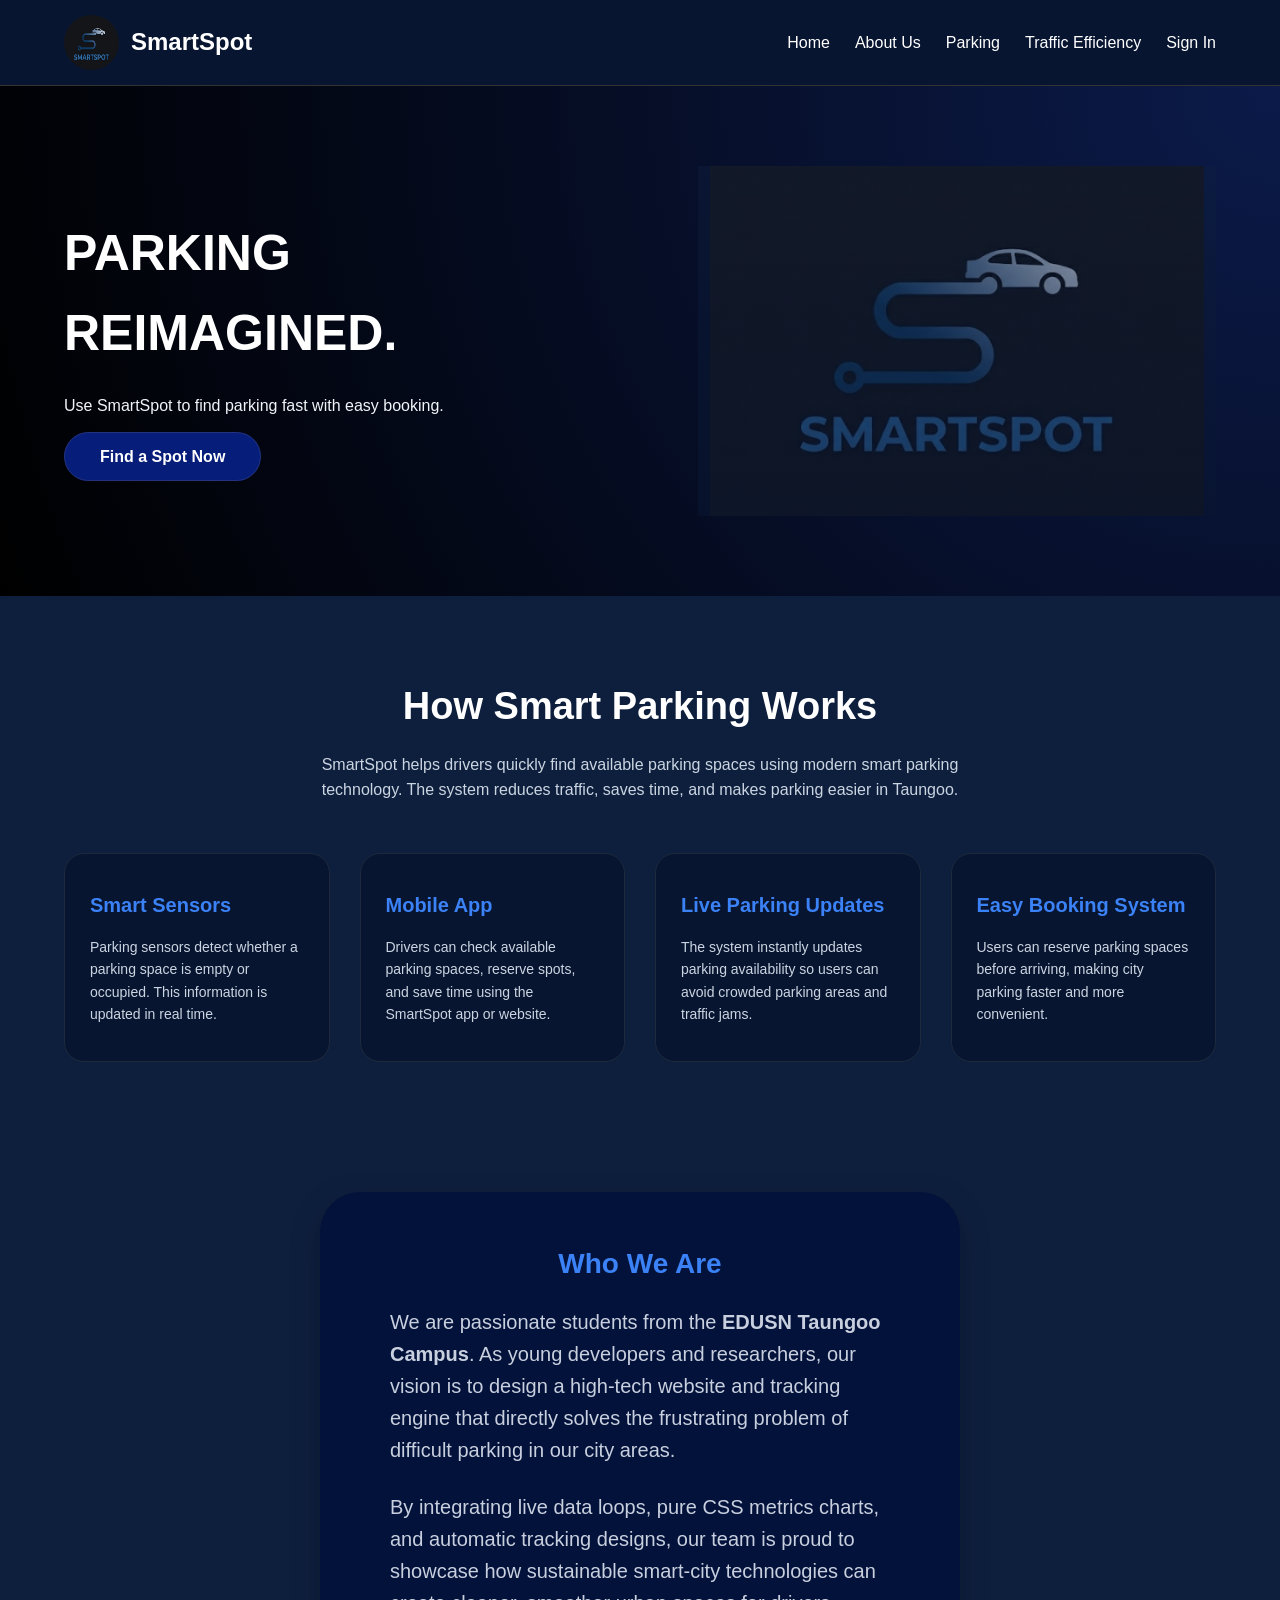
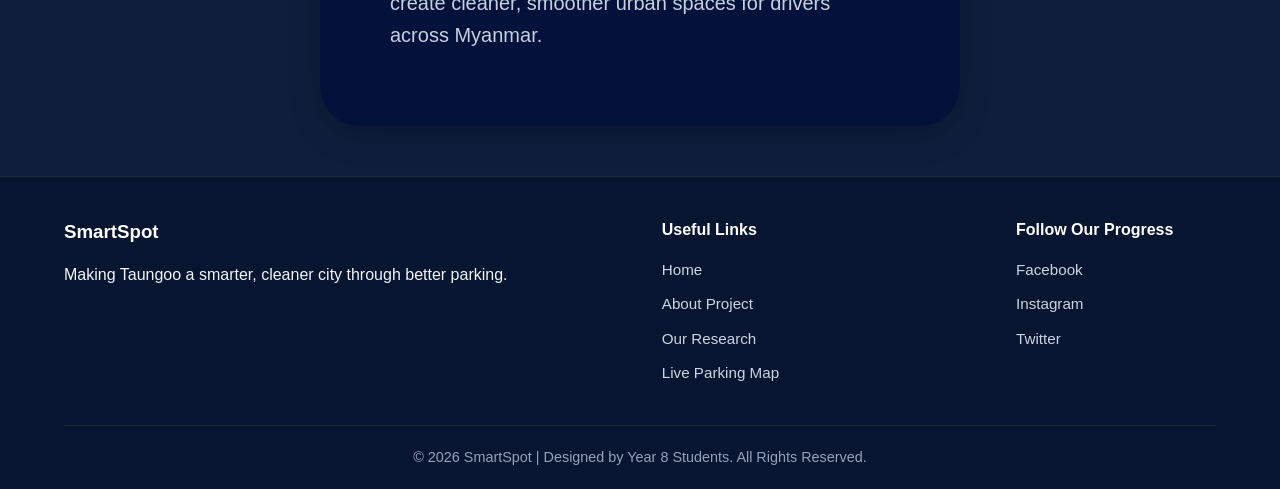
<file: index.html>
<!doctype html>
<html lang="en">
  <head>
    <meta charset="UTF-8" />
    <meta name="viewport" content="width=device-width, initial-scale=1.0" />
    <title>Smartspot | The Smarter Way to Find Your Space</title>
    <link rel="stylesheet" href="pages/style.css" />
    <link
      class="icon"
      rel="icon"
      type="image/x-icon"
      href="../images/favicon.png"
    />
  </head>
  <body>
    <!-- Navbar Starts -->
    <nav class="top-bar">
      <a class="logo-box" href="/index.html">
        <img src="../images/carlogo.png" alt="SmartSpot Logo" />
        <h3>SmartSpot</h3>
      </a>

      <div class="menu">
        <a href="/index.html">Home</a>
        <a href="/pages/aboutus.html">About Us</a>
        <a href="/pages/parking.html">Parking</a>
        <a href="/pages/trafficeffiency.html">Traffic Efficiency</a>
        <a href="/pages/signin.html">Sign In</a>
      </div>
    </nav>
    <!-- Navbar Ends  -->

    <!-- Header Starts -->
    <header class="header-box">
      <div class="header-text">
        <h1>PARKING <br />REIMAGINED.</h1>
        <p>Use SmartSpot to find parking fast with easy booking.</p>
        <br />
        <a href="pages/parking.html" class="main-btn">Find a Spot Now</a>
      </div>
      <div
        class="header-image"
        style="
          width: 45%;
          min-width: 300px;
          height: 350px;
          background:
            linear-gradient(rgba(14, 31, 62, 0.4), rgba(8, 21, 49, 0.6)),
            url(&quot;../images/carlogo.png&quot;);
          background-size: contain;
          background-repeat: no-repeat;
          background-position: center;
        "
      ></div>
    </header>
    <!-- Header Ends -->

    <!-- How it Works Section -->
    <section class="how-smartspot-works">
      <div class="works-container">
        <h2>How Smart Parking Works</h2>
        <p class="works-intro">
          SmartSpot helps drivers quickly find available parking spaces using
          modern smart parking technology. The system reduces traffic, saves
          time, and makes parking easier in Taungoo.
        </p>

        <div class="works-cards">
          <div class="works-card">
            <h3>Smart Sensors</h3>
            <p>
              Parking sensors detect whether a parking space is empty or
              occupied. This information is updated in real time.
            </p>
          </div>

          <div class="works-card">
            <h3>Mobile App</h3>
            <p>
              Drivers can check available parking spaces, reserve spots, and
              save time using the SmartSpot app or website.
            </p>
          </div>

          <div class="works-card">
            <h3>Live Parking Updates</h3>
            <p>
              The system instantly updates parking availability so users can
              avoid crowded parking areas and traffic jams.
            </p>
          </div>

          <div class="works-card">
            <h3>Easy Booking System</h3>
            <p>
              Users can reserve parking spaces before arriving, making city
              parking faster and more convenient.
            </p>
          </div>
        </div>
      </div>
    </section>

    <!-- Who We Are Section -->
    <div class="about-box">
      <h3
        style="
          font-size: 28px;
          text-align: center;
          margin-bottom: 20px;
          color: #3b82f6;
        "
      >
        Who We Are
      </h3>
      <p>
        We are passionate students from the
        <strong>EDUSN Taungoo Campus</strong>. As young developers and
        researchers, our vision is to design a high-tech website and tracking
        engine that directly solves the frustrating problem of difficult parking
        in our city areas.
      </p>
      <p>
        By integrating live data loops, pure CSS metrics charts, and automatic
        tracking designs, our team is proud to showcase how sustainable
        smart-city technologies can create cleaner, smoother urban spaces for
        drivers across Myanmar.
      </p>
    </div>

    <!-- Footer Starts -->
    <footer class="footer">
      <div class="footer-container">
        <div class="footer-about">
          <h3>SmartSpot</h3>
          <p>Making Taungoo a smarter, cleaner city through better parking.</p>
        </div>

        <div class="footer-links">
          <h4>Useful Links</h4>
          <ul class="footer_ul">
            <div>
              <a href="index.html">Home</a>
              <a href="pages/aboutus.html">About Project</a>
              <a href="pages/trafficeffiency.html">Our Research</a>
              <a href="pages/parking.html">Live Parking Map</a>
            </div>
          </ul>
        </div>

        <div class="footer-socialmedia">
          <h4>Follow Our Progress</h4>
          <div class="footer_div">
            <a href="#">Facebook</a>
            <a href="#">Instagram</a>
            <a href="#">Twitter</a>
          </div>
        </div>
      </div>
      <div class="footer-bottom">
        <p>
          &copy; 2026 SmartSpot | Designed by Year 8 Students. All Rights
          Reserved.
        </p>
      </div>
    </footer>
  </body>
</html>
</file>
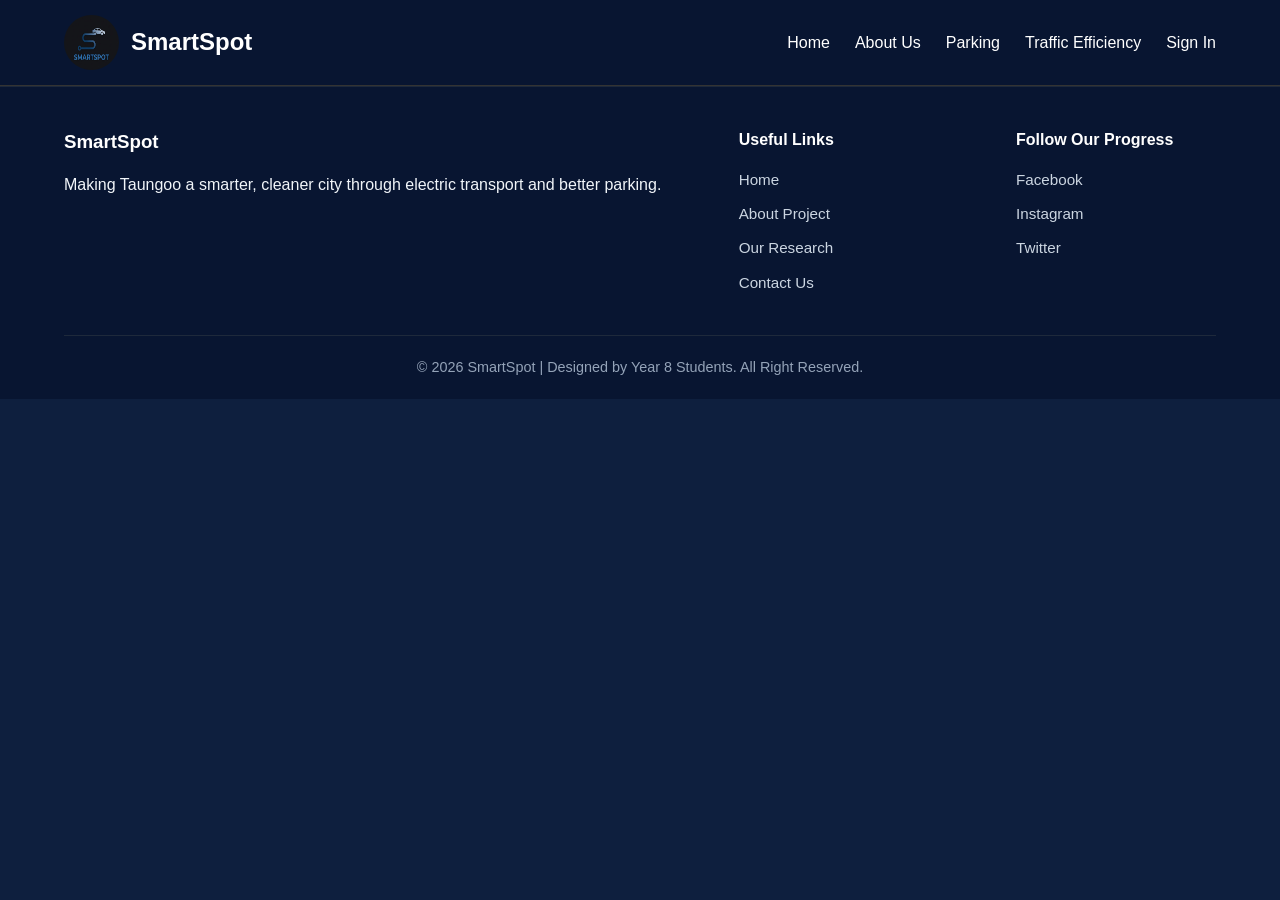
<file: pages/our-research.html>
<!doctype html>
<html lang="en">
  <head>
    <meta charset="UTF-8" />
    <meta name="viewport" content="width=device-width, initial-scale=1.0" />
    <title>Smartspot | The Smarter Way to Find Your Space</title>
    <link rel="stylesheet" href="style.css" />
    <link
      class="icon"
      rel="icon"
      type="image/x-icon"
      href="../images/favicon.png"
    />
  </head>
  <body>
    <!-- Navbar Starts -->
    <nav class="top-bar">
      <a class="logo-box" href="/index.html">
        <img src="../images/carlogo.png" alt="SmartSpot Logo" />
        <h3>SmartSpot</h3>
      </a>
      <div class="menu">
        <a href="/index.html">Home</a>
        <a href="/pages/aboutus.html">About Us</a>
        <a href="/pages/parking.html">Parking</a>
        <a href="/pages/trafficeffiency.html">Traffic Efficiency</a>
        <a href="/pages/signin.html">Sign In</a>
      </div>
    </nav>
    <!-- Navbar Ends  -->

    <!-- Main content starts here -->

    <!-- Main content ends here -->

    <footer class="footer">
      <div class="footer-container">
        <div class="footer-about">
          <h3>SmartSpot</h3>
          <p>
            Making Taungoo a smarter, cleaner city through electric transport
            and better parking.
          </p>
        </div>

        <div class="footer-links">
          <h4>Useful Links</h4>
          <ul class="footer_ul">
            <div>
              <a href="/pages/index.html">Home</a>
              <a href="/pages/aboutus.html">About Project</a>
              <a href="/pages/our-research.html">Our Research</a>
              <a href="/pages/contact.html">Contact Us</a>
            </div>
          </ul>
        </div>

        <div class="footer-socialmedia">
          <h4>Follow Our Progress</h4>
          <div class="footer_div">
            <a href="#">Facebook</a>
            <a href="#">Instagram</a>
            <a href="#">Twitter</a>
          </div>
        </div>
      </div>
      <div class="footer-bottom">
        <p>
          &copy; 2026 SmartSpot | Designed by Year 8 Students. All Right
          Reserved.
        </p>
      </div>
    </footer>
  </body>
</html>
</file>
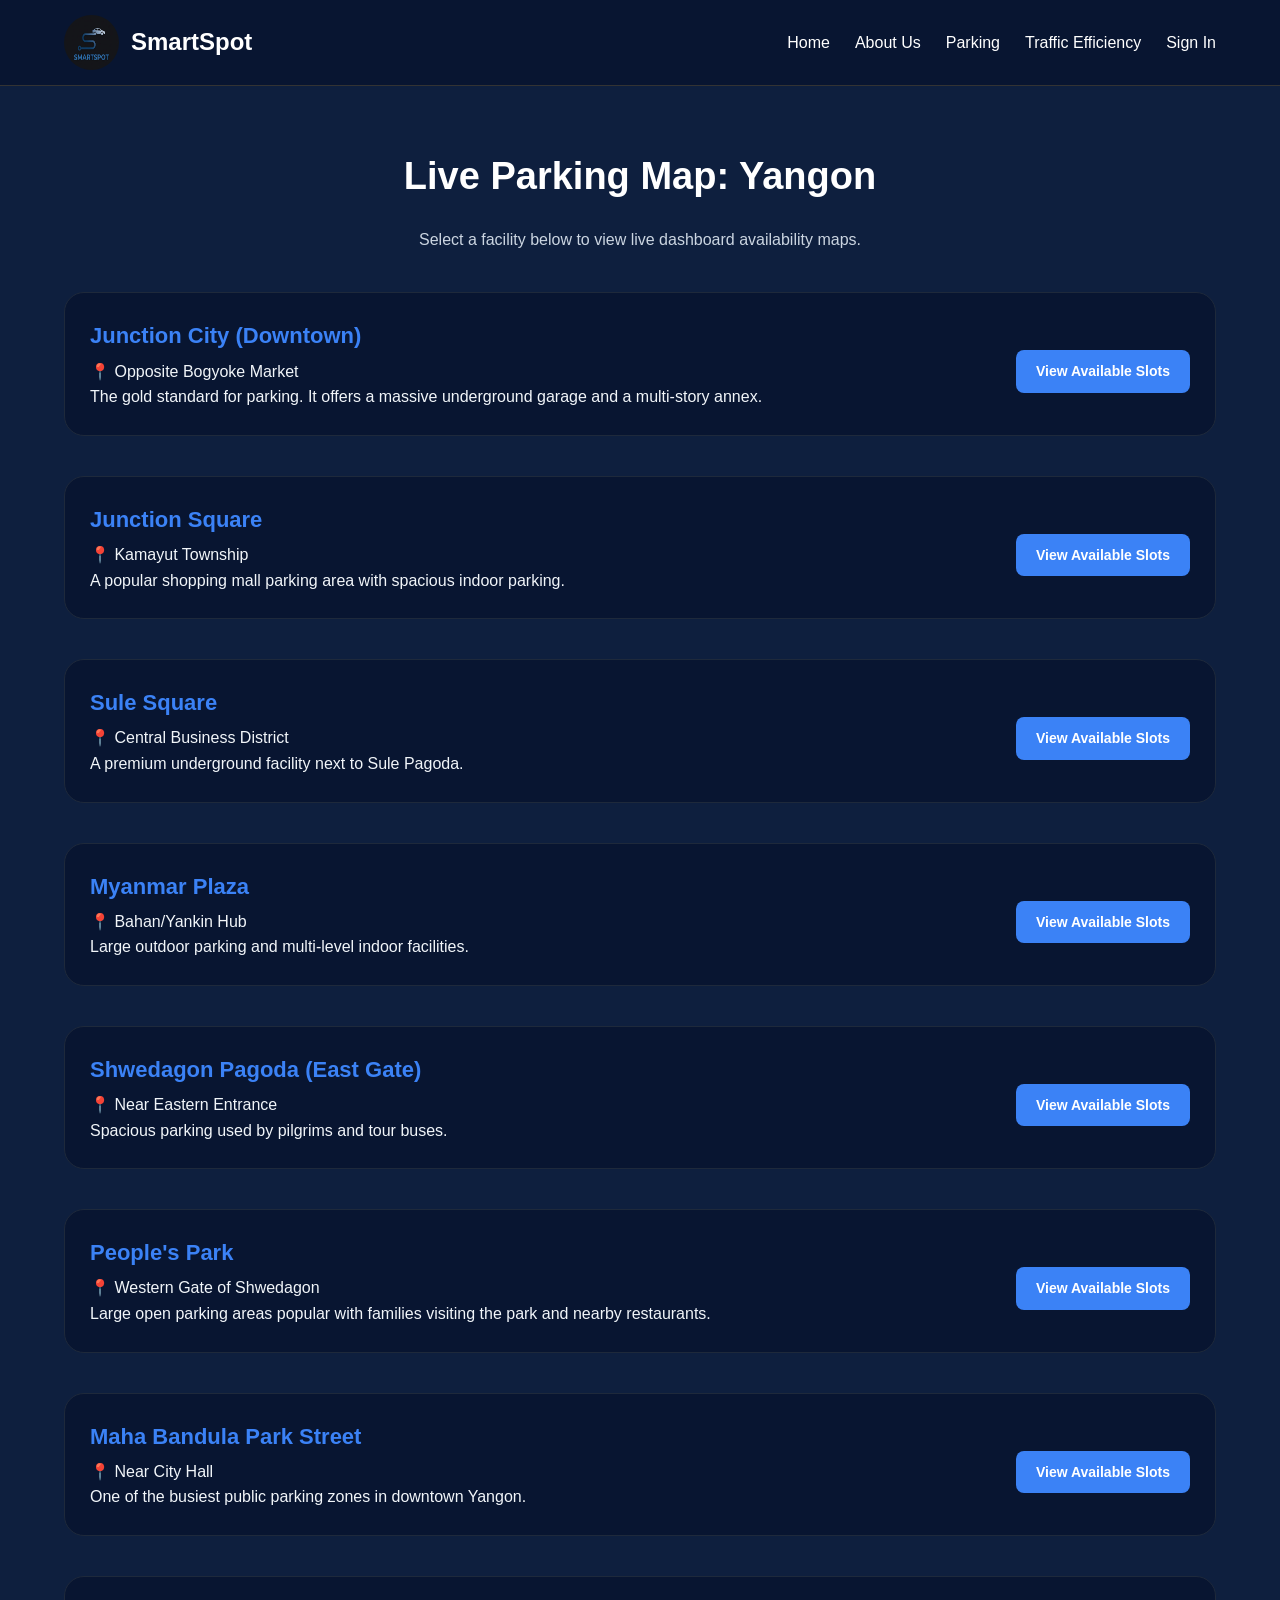
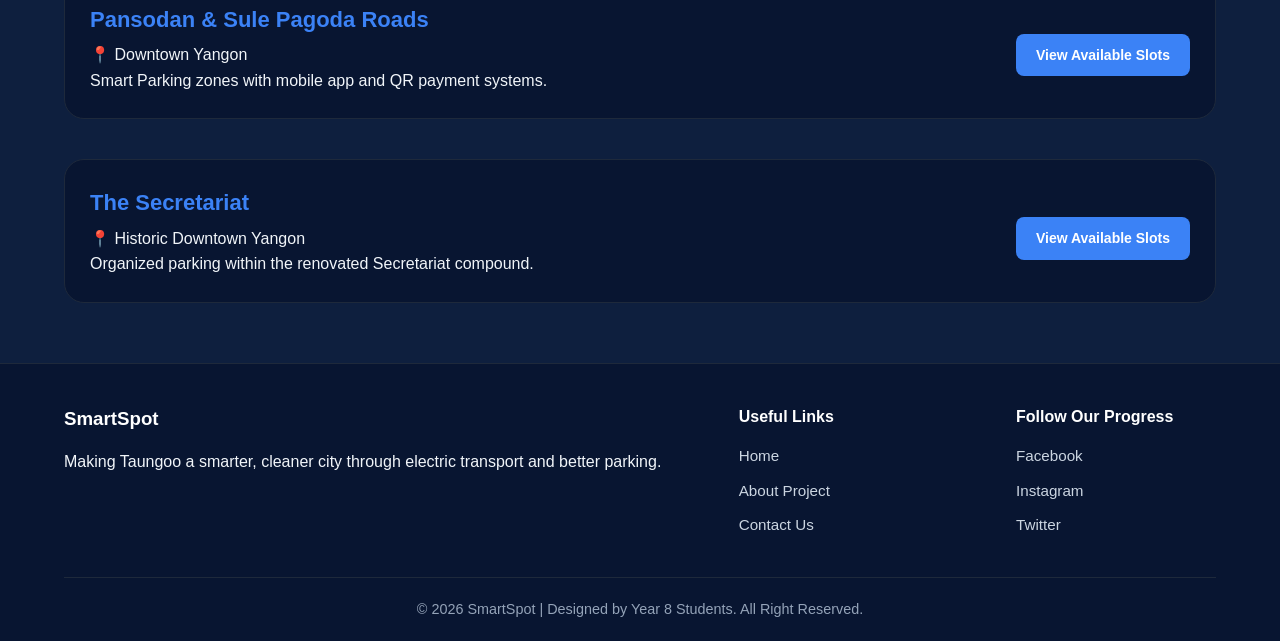
<file: pages/parking.html>
<!doctype html>
<html lang="en">
  <head>
    <meta charset="UTF-8" />
    <meta name="viewport" content="width=device-width, initial-scale=1.0" />
    <title>Smartspot | Choose Location</title>
    <link rel="stylesheet" href="style.css" />
    <link
      class="icon"
      rel="icon"
      type="image/x-icon"
      href="../images/favicon.png"
    />
  </head>
  <body>
    <!-- Navbar Starts -->
    <nav class="top-bar">
      <a class="logo-box" href="/index.html">
        <img src="../images/carlogo.png" alt="SmartSpot Logo" />
        <h3>SmartSpot</h3>
      </a>

      <div class="menu">
        <a href="/index.html">Home</a>
        <a href="/pages/aboutus.html">About Us</a>
        <a href="/pages/parking.html">Parking</a>
        <a href="/pages/trafficeffiency.html">Traffic Efficiency</a>
        <a href="/pages/signin.html">Sign In</a>
      </div>
    </nav>
    <!-- Navbar Ends  -->

    <main class="content-area">
      <div class="header-text" style="text-align: center; margin-bottom: 40px">
        <h1 class="title-text" style="font-size: 38px; color: white">
          Live Parking Map: Yangon
        </h1>
        <p style="color: #cbd5e1">
          Select a facility below to view live dashboard availability maps.
        </p>
      </div>

      <div class="parking-container">
        <!-- Location 1: Junction City -->
        <div class="parking-location">
          <div class="location-info">
            <h3>Junction City (Downtown)</h3>
            <p>📍 Opposite Bogyoke Market</p>
            <p>
              The gold standard for parking. It offers a massive underground
              garage and a multi-story annex.
            </p>
          </div>
          <a
            href="parking_slot.html#junction-city"
            class="toggle-slots-btn"
            style="text-decoration: none"
            >View Available Slots</a
          >
        </div>

        <!-- Location 2: Junction Square -->
        <div class="parking-location">
          <div class="location-info">
            <h3>Junction Square</h3>
            <p>📍 Kamayut Township</p>
            <p>
              A popular shopping mall parking area with spacious indoor parking.
            </p>
          </div>
          <a
            href="parking_slot.html#junction-square"
            class="toggle-slots-btn"
            style="text-decoration: none"
            >View Available Slots</a
          >
        </div>

        <!-- Location 3: Sule Square -->
        <div class="parking-location">
          <div class="location-info">
            <h3>Sule Square</h3>
            <p>📍 Central Business District</p>
            <p>A premium underground facility next to Sule Pagoda.</p>
          </div>
          <a
            href="parking_slot.html#sule-square"
            class="toggle-slots-btn"
            style="text-decoration: none"
            >View Available Slots</a
          >
        </div>

        <!-- Location 4: Myanmar Plaza -->
        <div class="parking-location">
          <div class="location-info">
            <h3>Myanmar Plaza</h3>
            <p>📍 Bahan/Yankin Hub</p>
            <p>Large outdoor parking and multi-level indoor facilities.</p>
          </div>
          <a
            href="parking_slot.html#myanmar-plaza"
            class="toggle-slots-btn"
            style="text-decoration: none"
            >View Available Slots</a
          >
        </div>

        <!-- Location 5: Shwedagon Pagoda -->
        <div class="parking-location">
          <div class="location-info">
            <h3>Shwedagon Pagoda (East Gate)</h3>
            <p>📍 Near Eastern Entrance</p>
            <p>Spacious parking used by pilgrims and tour buses.</p>
          </div>
          <a
            href="parking_slot.html#shwedagon"
            class="toggle-slots-btn"
            style="text-decoration: none"
            >View Available Slots</a
          >
        </div>

        <!-- Location 6: People's Park -->
        <div class="parking-location">
          <div class="location-info">
            <h3>People's Park</h3>
            <p>📍 Western Gate of Shwedagon</p>
            <p>
              Large open parking areas popular with families visiting the park
              and nearby restaurants.
            </p>
          </div>
          <a
            href="parking_slot.html#peoples-park"
            class="toggle-slots-btn"
            style="text-decoration: none"
            >View Available Slots</a
          >
        </div>

        <!-- Location 7: Maha Bandula Park Street -->
        <div class="parking-location">
          <div class="location-info">
            <h3>Maha Bandula Park Street</h3>
            <p>📍 Near City Hall</p>
            <p>One of the busiest public parking zones in downtown Yangon.</p>
          </div>
          <a
            href="parking_slot.html#maha-bandula"
            class="toggle-slots-btn"
            style="text-decoration: none"
            >View Available Slots</a
          >
        </div>

        <!-- Location 8: Pansodan & Sule Pagoda Roads -->
        <div class="parking-location">
          <div class="location-info">
            <h3>Pansodan & Sule Pagoda Roads</h3>
            <p>📍 Downtown Yangon</p>
            <p>Smart Parking zones with mobile app and QR payment systems.</p>
          </div>
          <a
            href="parking_slot.html#pansodan"
            class="toggle-slots-btn"
            style="text-decoration: none"
            >View Available Slots</a
          >
        </div>

        <!-- Location 9: The Secretariat -->
        <div class="parking-location">
          <div class="location-info">
            <h3>The Secretariat</h3>
            <p>📍 Historic Downtown Yangon</p>
            <p>Organized parking within the renovated Secretariat compound.</p>
          </div>
          <a
            href="parking_slot.html#secretariat"
            class="toggle-slots-btn"
            style="text-decoration: none"
            >View Available Slots</a
          >
        </div>
      </div>
    </main>

    <footer class="footer">
      <div class="footer-container">
        <div class="footer-about">
          <h3>SmartSpot</h3>
          <p>
            Making Taungoo a smarter, cleaner city through electric transport
            and better parking.
          </p>
        </div>
        <div class="footer-links">
          <h4>Useful Links</h4>
          <ul class="footer_ul">
            <div>
              <a href="index.html">Home</a>
              <a href="aboutus.html">About Project</a>
              <a href="contact.html">Contact Us</a>
            </div>
          </ul>
        </div>
        <div class="footer-socialmedia">
          <h4>Follow Our Progress</h4>
          <div class="footer_div">
            <a href="#">Facebook</a>
            <a href="#">Instagram</a>
            <a href="#">Twitter</a>
          </div>
        </div>
      </div>
      <div class="footer-bottom">
        <p>
          &copy; 2026 SmartSpot | Designed by Year 8 Students. All Right
          Reserved.
        </p>
      </div>
    </footer>
  </body>
</html>
</file>
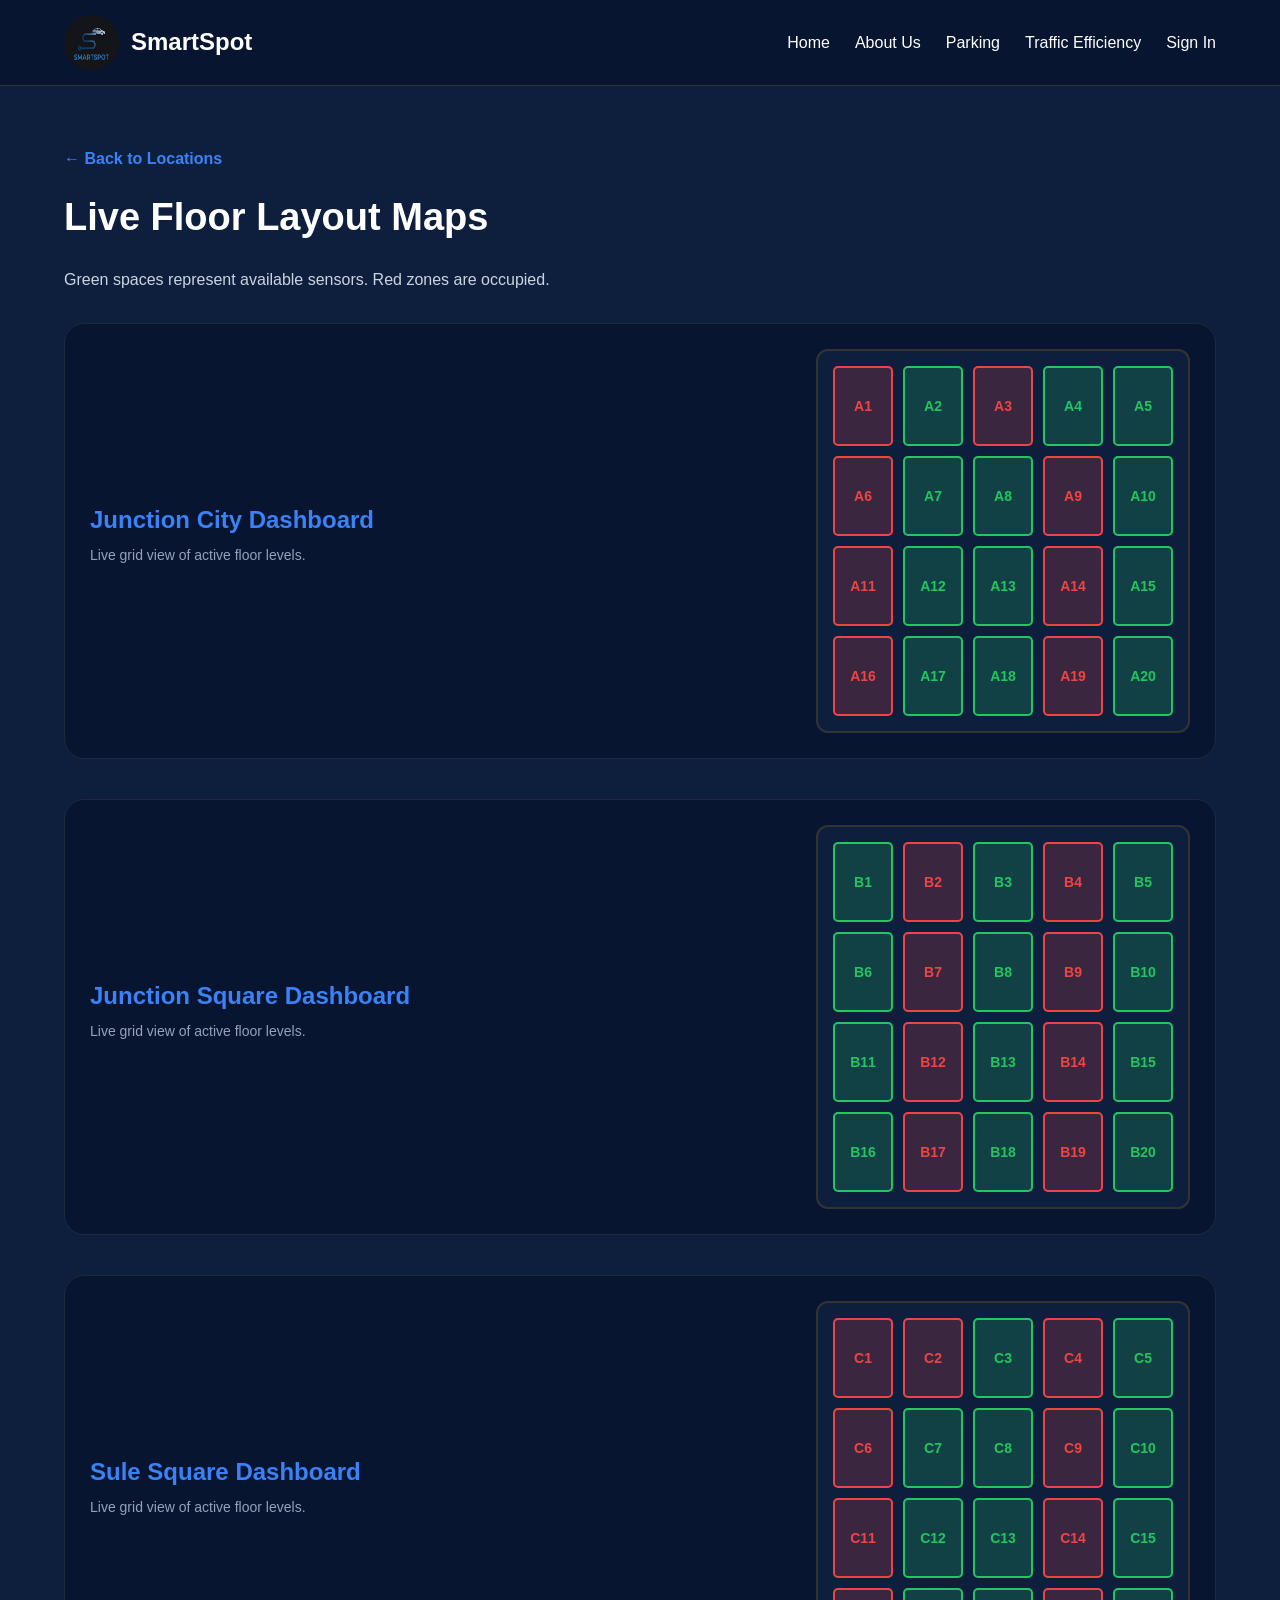
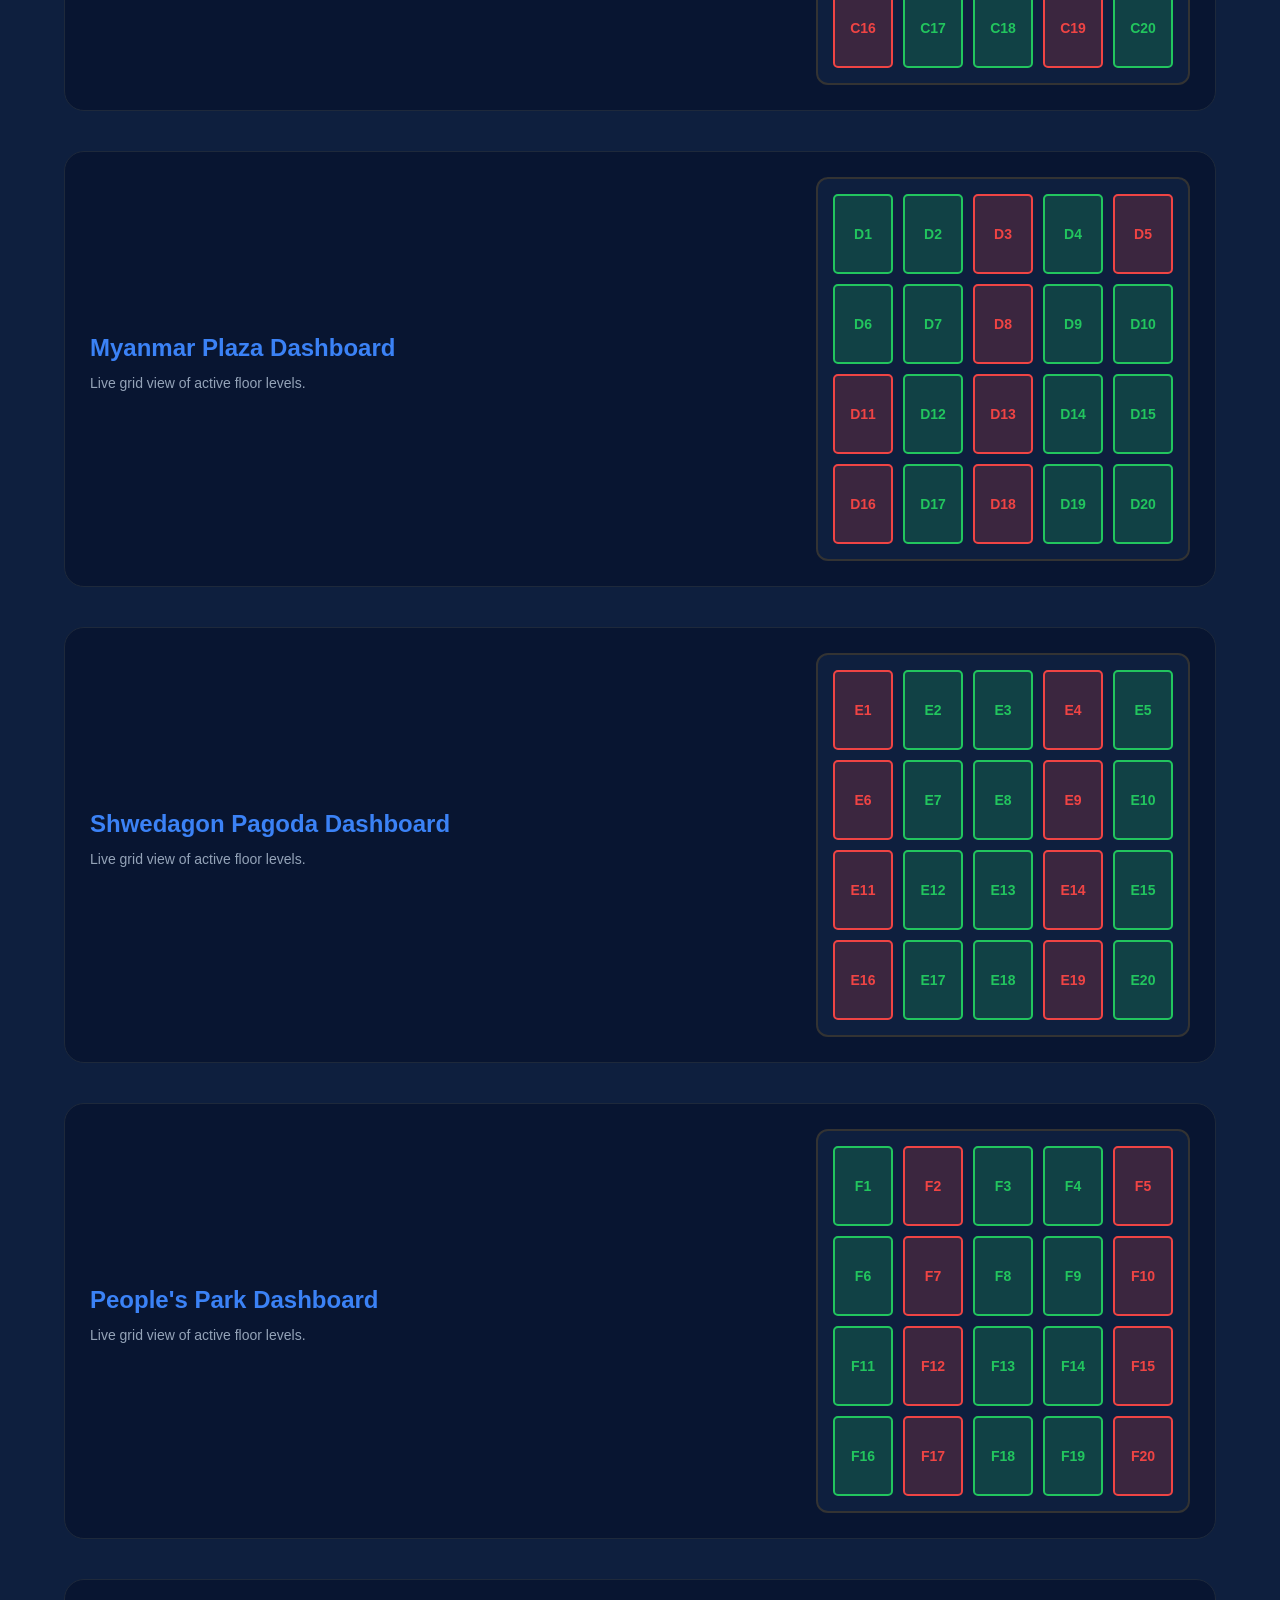
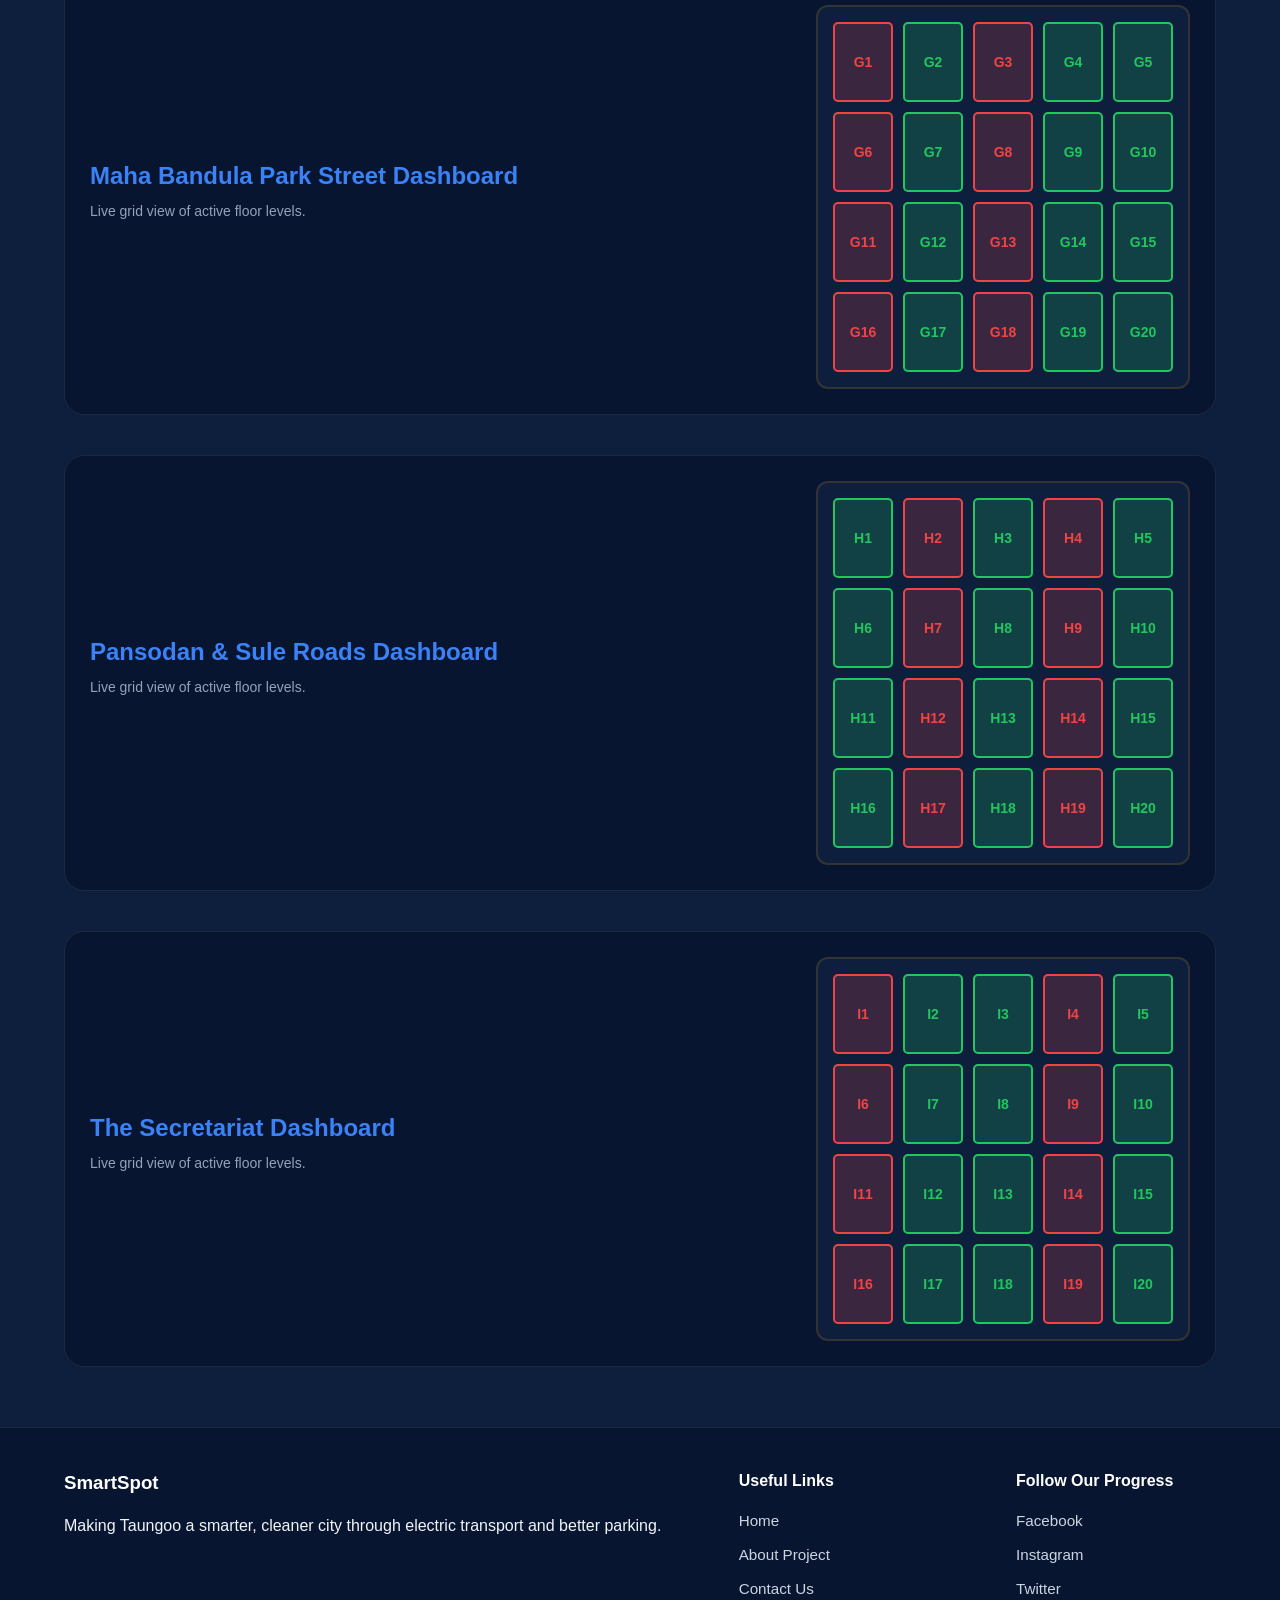
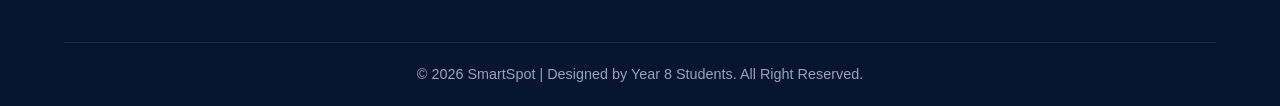
<file: pages/parking_slot.html>
<!doctype html>
<html lang="en">
  <head>
    <meta charset="UTF-8" />
    <meta name="viewport" content="width=device-width, initial-scale=1.0" />
    <title>Smartspot | Real-Time Available Slots</title>
    <link rel="stylesheet" href="style.css" />
    <link
      class="icon"
      rel="icon"
      type="image/x-icon"
      href="../images/favicon.png"
    />
  </head>
  <body>
    <!-- Navbar Starts -->
    <nav class="top-bar">
      <a class="logo-box" href="/index.html">
        <img src="../images/carlogo.png" alt="SmartSpot Logo" />
        <h3>SmartSpot</h3>
      </a>

      <div class="menu">
        <a href="/index.html">Home</a>
        <a href="/pages/aboutus.html">About Us</a>
        <a href="/pages/parking.html">Parking</a>
        <a href="/pages/trafficeffiency.html">Traffic Efficiency</a>
        <a href="/pages/signin.html">Sign In</a>
      </div>
    </nav>
    <!-- Navbar Ends  -->

    <main class="content-area">
      <div class="header-text" style="margin-bottom: 30px">
        <a
          href="parking.html"
          style="
            color: #3b82f6;
            text-decoration: none;
            font-weight: bold;
            display: inline-block;
            margin-bottom: 15px;
          "
          >← Back to Locations</a
        >
        <h1 class="title-text" style="font-size: 38px; color: white">
          Live Floor Layout Maps
        </h1>
        <p style="color: #cbd5e1">
          Green spaces represent available sensors. Red zones are occupied.
        </p>
      </div>

      <div class="parking-container">
        <!-- Section 1: Junction City -->
        <div class="parking-location" id="junction-city">
          <div class="location-info">
            <h3 style="color: #3b82f6; font-size: 24px; margin-bottom: 5px">
              Junction City Dashboard
            </h3>
            <p style="color: #94a3b8; font-size: 14px; margin-bottom: 15px">
              Live grid view of active floor levels.
            </p>
          </div>
          <div class="slots-grid" style="display: grid !important">
            <div class="slot taken">A1</div>
            <div class="slot available">A2</div>
            <div class="slot taken">A3</div>
            <div class="slot available">A4</div>
            <div class="slot available">A5</div>
            <div class="slot taken">A6</div>
            <div class="slot available">A7</div>
            <div class="slot available">A8</div>
            <div class="slot taken">A9</div>
            <div class="slot available">A10</div>
            <div class="slot taken">A11</div>
            <div class="slot available">A12</div>
            <div class="slot available">A13</div>
            <div class="slot taken">A14</div>
            <div class="slot available">A15</div>
            <div class="slot taken">A16</div>
            <div class="slot available">A17</div>
            <div class="slot available">A18</div>
            <div class="slot taken">A19</div>
            <div class="slot available">A20</div>
          </div>
        </div>

        <!-- Section 2: Junction Square -->
        <div class="parking-location" id="junction-square">
          <div class="location-info">
            <h3 style="color: #3b82f6; font-size: 24px; margin-bottom: 5px">
              Junction Square Dashboard
            </h3>
            <p style="color: #94a3b8; font-size: 14px; margin-bottom: 15px">
              Live grid view of active floor levels.
            </p>
          </div>
          <div class="slots-grid" style="display: grid !important">
            <div class="slot available">B1</div>
            <div class="slot taken">B2</div>
            <div class="slot available">B3</div>
            <div class="slot taken">B4</div>
            <div class="slot available">B5</div>
            <div class="slot available">B6</div>
            <div class="slot taken">B7</div>
            <div class="slot available">B8</div>
            <div class="slot taken">B9</div>
            <div class="slot available">B10</div>
            <div class="slot available">B11</div>
            <div class="slot taken">B12</div>
            <div class="slot available">B13</div>
            <div class="slot taken">B14</div>
            <div class="slot available">B15</div>
            <div class="slot available">B16</div>
            <div class="slot taken">B17</div>
            <div class="slot available">B18</div>
            <div class="slot taken">B19</div>
            <div class="slot available">B20</div>
          </div>
        </div>

        <!-- Section 3: Sule Square -->
        <div class="parking-location" id="sule-square">
          <div class="location-info">
            <h3 style="color: #3b82f6; font-size: 24px; margin-bottom: 5px">
              Sule Square Dashboard
            </h3>
            <p style="color: #94a3b8; font-size: 14px; margin-bottom: 15px">
              Live grid view of active floor levels.
            </p>
          </div>
          <div class="slots-grid" style="display: grid !important">
            <div class="slot taken">C1</div>
            <div class="slot taken">C2</div>
            <div class="slot available">C3</div>
            <div class="slot taken">C4</div>
            <div class="slot available">C5</div>
            <div class="slot taken">C6</div>
            <div class="slot available">C7</div>
            <div class="slot available">C8</div>
            <div class="slot taken">C9</div>
            <div class="slot available">C10</div>
            <div class="slot taken">C11</div>
            <div class="slot available">C12</div>
            <div class="slot available">C13</div>
            <div class="slot taken">C14</div>
            <div class="slot available">C15</div>
            <div class="slot taken">C16</div>
            <div class="slot available">C17</div>
            <div class="slot available">C18</div>
            <div class="slot taken">C19</div>
            <div class="slot available">C20</div>
          </div>
        </div>

        <!-- Section 4: Myanmar Plaza -->
        <div class="parking-location" id="myanmar-plaza">
          <div class="location-info">
            <h3 style="color: #3b82f6; font-size: 24px; margin-bottom: 5px">
              Myanmar Plaza Dashboard
            </h3>
            <p style="color: #94a3b8; font-size: 14px; margin-bottom: 15px">
              Live grid view of active floor levels.
            </p>
          </div>
          <div class="slots-grid" style="display: grid !important">
            <div class="slot available">D1</div>
            <div class="slot available">D2</div>
            <div class="slot taken">D3</div>
            <div class="slot available">D4</div>
            <div class="slot taken">D5</div>
            <div class="slot available">D6</div>
            <div class="slot available">D7</div>
            <div class="slot taken">D8</div>
            <div class="slot available">D9</div>
            <div class="slot available">D10</div>
            <div class="slot taken">D11</div>
            <div class="slot available">D12</div>
            <div class="slot taken">D13</div>
            <div class="slot available">D14</div>
            <div class="slot available">D15</div>
            <div class="slot taken">D16</div>
            <div class="slot available">D17</div>
            <div class="slot taken">D18</div>
            <div class="slot available">D19</div>
            <div class="slot available">D20</div>
          </div>
        </div>

        <!-- Section 5: Shwedagon Pagoda -->
        <div class="parking-location" id="shwedagon">
          <div class="location-info">
            <h3 style="color: #3b82f6; font-size: 24px; margin-bottom: 5px">
              Shwedagon Pagoda Dashboard
            </h3>
            <p style="color: #94a3b8; font-size: 14px; margin-bottom: 15px">
              Live grid view of active floor levels.
            </p>
          </div>
          <div class="slots-grid" style="display: grid !important">
            <div class="slot taken">E1</div>
            <div class="slot available">E2</div>
            <div class="slot available">E3</div>
            <div class="slot taken">E4</div>
            <div class="slot available">E5</div>
            <div class="slot taken">E6</div>
            <div class="slot available">E7</div>
            <div class="slot available">E8</div>
            <div class="slot taken">E9</div>
            <div class="slot available">E10</div>
            <div class="slot taken">E11</div>
            <div class="slot available">E12</div>
            <div class="slot available">E13</div>
            <div class="slot taken">E14</div>
            <div class="slot available">E15</div>
            <div class="slot taken">E16</div>
            <div class="slot available">E17</div>
            <div class="slot available">E18</div>
            <div class="slot taken">E19</div>
            <div class="slot available">E20</div>
          </div>
        </div>

        <!-- Section 6: People's Park -->
        <div class="parking-location" id="peoples-park">
          <div class="location-info">
            <h3 style="color: #3b82f6; font-size: 24px; margin-bottom: 5px">
              People's Park Dashboard
            </h3>
            <p style="color: #94a3b8; font-size: 14px; margin-bottom: 15px">
              Live grid view of active floor levels.
            </p>
          </div>
          <div class="slots-grid" style="display: grid !important">
            <div class="slot available">F1</div>
            <div class="slot taken">F2</div>
            <div class="slot available">F3</div>
            <div class="slot available">F4</div>
            <div class="slot taken">F5</div>
            <div class="slot available">F6</div>
            <div class="slot taken">F7</div>
            <div class="slot available">F8</div>
            <div class="slot available">F9</div>
            <div class="slot taken">F10</div>
            <div class="slot available">F11</div>
            <div class="slot taken">F12</div>
            <div class="slot available">F13</div>
            <div class="slot available">F14</div>
            <div class="slot taken">F15</div>
            <div class="slot available">F16</div>
            <div class="slot taken">F17</div>
            <div class="slot available">F18</div>
            <div class="slot available">F19</div>
            <div class="slot taken">F20</div>
          </div>
        </div>

        <!-- Section 7: Maha Bandula Park Street -->
        <div class="parking-location" id="maha-bandula">
          <div class="location-info">
            <h3 style="color: #3b82f6; font-size: 24px; margin-bottom: 5px">
              Maha Bandula Park Street Dashboard
            </h3>
            <p style="color: #94a3b8; font-size: 14px; margin-bottom: 15px">
              Live grid view of active floor levels.
            </p>
          </div>
          <div class="slots-grid" style="display: grid !important">
            <div class="slot taken">G1</div>
            <div class="slot available">G2</div>
            <div class="slot taken">G3</div>
            <div class="slot available">G4</div>
            <div class="slot available">G5</div>
            <div class="slot taken">G6</div>
            <div class="slot available">G7</div>
            <div class="slot taken">G8</div>
            <div class="slot available">G9</div>
            <div class="slot available">G10</div>
            <div class="slot taken">G11</div>
            <div class="slot available">G12</div>
            <div class="slot taken">G13</div>
            <div class="slot available">G14</div>
            <div class="slot available">G15</div>
            <div class="slot taken">G16</div>
            <div class="slot available">G17</div>
            <div class="slot taken">G18</div>
            <div class="slot available">G19</div>
            <div class="slot available">G20</div>
          </div>
        </div>

        <!-- Section 8: Pansodan & Sule Pagoda Roads -->
        <div class="parking-location" id="pansodan">
          <div class="location-info">
            <h3 style="color: #3b82f6; font-size: 24px; margin-bottom: 5px">
              Pansodan & Sule Roads Dashboard
            </h3>
            <p style="color: #94a3b8; font-size: 14px; margin-bottom: 15px">
              Live grid view of active floor levels.
            </p>
          </div>
          <div class="slots-grid" style="display: grid !important">
            <div class="slot available">H1</div>
            <div class="slot taken">H2</div>
            <div class="slot available">H3</div>
            <div class="slot taken">H4</div>
            <div class="slot available">H5</div>
            <div class="slot available">H6</div>
            <div class="slot taken">H7</div>
            <div class="slot available">H8</div>
            <div class="slot taken">H9</div>
            <div class="slot available">H10</div>
            <div class="slot available">H11</div>
            <div class="slot taken">H12</div>
            <div class="slot available">H13</div>
            <div class="slot taken">H14</div>
            <div class="slot available">H15</div>
            <div class="slot available">H16</div>
            <div class="slot taken">H17</div>
            <div class="slot available">H18</div>
            <div class="slot taken">H19</div>
            <div class="slot available">H20</div>
          </div>
        </div>

        <!-- Section 9: The Secretariat -->
        <div class="parking-location" id="secretariat">
          <div class="location-info">
            <h3 style="color: #3b82f6; font-size: 24px; margin-bottom: 5px">
              The Secretariat Dashboard
            </h3>
            <p style="color: #94a3b8; font-size: 14px; margin-bottom: 15px">
              Live grid view of active floor levels.
            </p>
          </div>
          <div class="slots-grid" style="display: grid !important">
            <div class="slot taken">I1</div>
            <div class="slot available">I2</div>
            <div class="slot available">I3</div>
            <div class="slot taken">I4</div>
            <div class="slot available">I5</div>
            <div class="slot taken">I6</div>
            <div class="slot available">I7</div>
            <div class="slot available">I8</div>
            <div class="slot taken">I9</div>
            <div class="slot available">I10</div>
            <div class="slot taken">I11</div>
            <div class="slot available">I12</div>
            <div class="slot available">I13</div>
            <div class="slot taken">I14</div>
            <div class="slot available">I15</div>
            <div class="slot taken">I16</div>
            <div class="slot available">I17</div>
            <div class="slot available">I18</div>
            <div class="slot taken">I19</div>
            <div class="slot available">I20</div>
          </div>
        </div>
      </div>
    </main>

    <footer class="footer">
      <div class="footer-container">
        <div class="footer-about">
          <h3>SmartSpot</h3>
          <p>
            Making Taungoo a smarter, cleaner city through electric transport
            and better parking.
          </p>
        </div>
        <div class="footer-links">
          <h4>Useful Links</h4>
          <ul class="footer_ul">
            <div>
              <a href="index.html">Home</a>
              <a href="aboutus.html">About Project</a>
              <a href="contact.html">Contact Us</a>
            </div>
          </ul>
        </div>
        <div class="footer-socialmedia">
          <h4>Follow Our Progress</h4>
          <div class="footer_div">
            <a href="#">Facebook</a>
            <a href="#">Instagram</a>
            <a href="#">Twitter</a>
          </div>
        </div>
      </div>
      <div class="footer-bottom">
        <p>
          &copy; 2026 SmartSpot | Designed by Year 8 Students. All Right
          Reserved.
        </p>
      </div>
    </footer>
  </body>
</html>
</file>
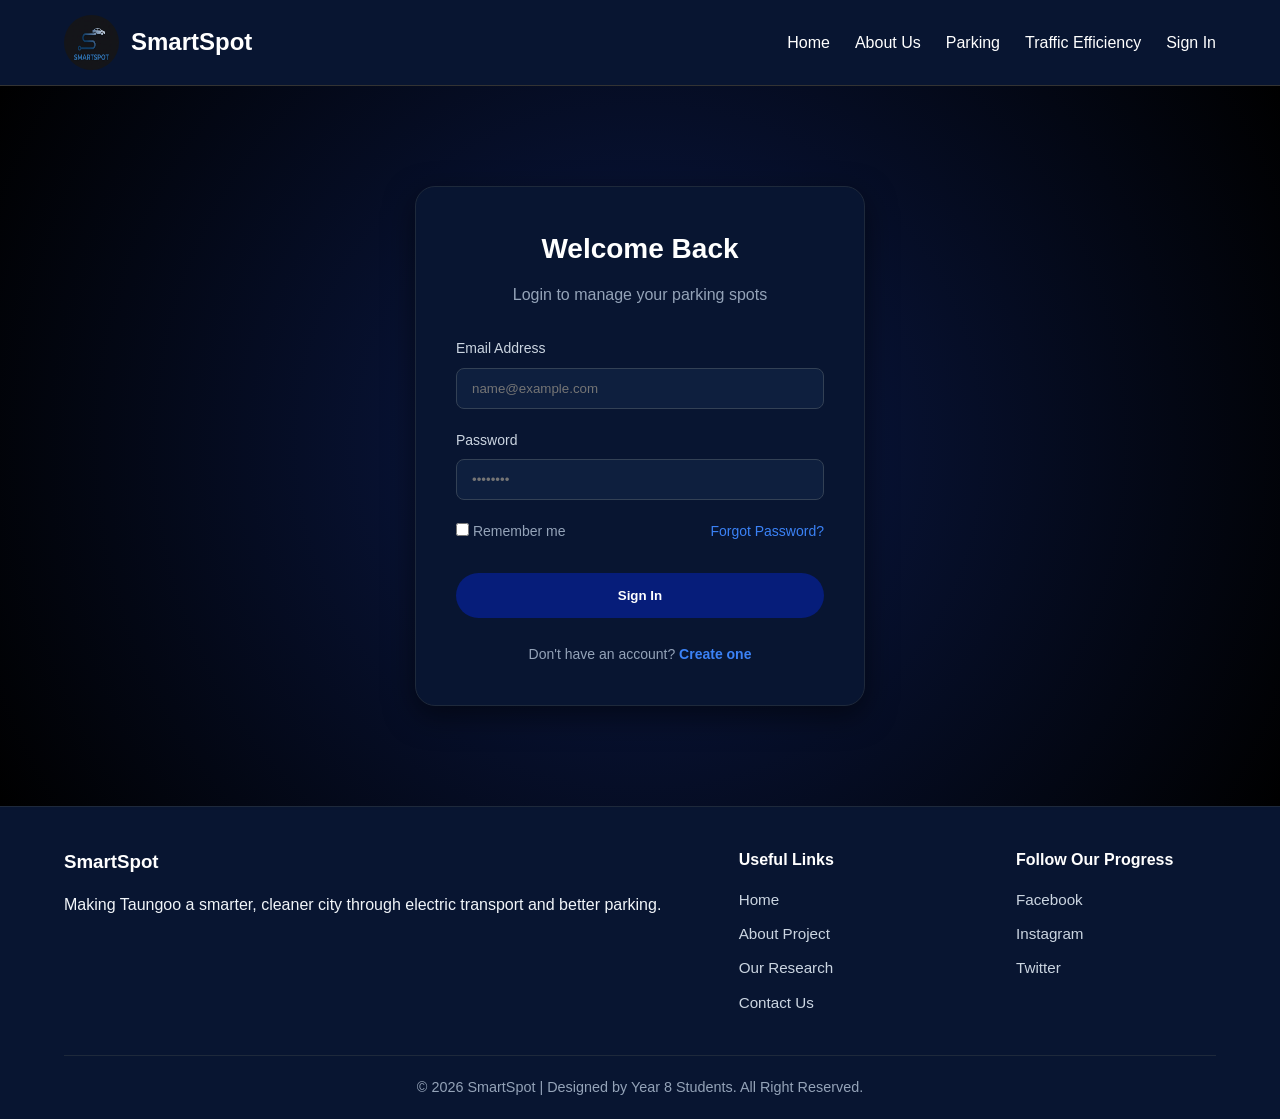
<file: pages/signin.html>
<!doctype html>
<html lang="en">
  <head>
    <meta charset="UTF-8" />
    <meta name="viewport" content="width=device-width, initial-scale=1.0" />
    <title>Smartspot | The Smarter Way to Find Your Space</title>
    <link rel="stylesheet" href="style.css" />
    <link
      class="icon"
      rel="icon"
      type="image/x-icon"
      href="../images/favicon.png"
    />
  </head>
  <body>
    <!-- Navbar Starts -->
    <nav class="top-bar">
      <a class="logo-box" href="/index.html">
        <img src="../images/carlogo.png" alt="SmartSpot Logo" />
        <h3>SmartSpot</h3>
      </a>

      <div class="menu">
        <a href="/index.html">Home</a>
        <a href="/pages/aboutus.html">About Us</a>
        <a href="/pages/parking.html">Parking</a>
        <a href="/pages/trafficeffiency.html">Traffic Efficiency</a>
        <a href="/pages/signin.html">Sign In</a>
      </div>
    </nav>
    <!-- Navbar Ends  -->

    <!-- Main content starts here -->

    <main class="auth-container">
      <div class="auth-card">
        <div class="auth-header">
          <h2>Welcome Back</h2>
          <p>Login to manage your parking spots</p>
        </div>

        <form class="auth-form">
          <div class="input-group">
            <label for="email">Email Address</label>
            <input
              type="email"
              id="email"
              placeholder="name@example.com"
              required
            />
          </div>

          <div class="input-group">
            <label for="password">Password</label>
            <input
              type="password"
              id="password"
              placeholder="••••••••"
              required
            />
          </div>

          <div class="auth-options">
            <label><input type="checkbox" /> Remember me</label>
            <a href="#">Forgot Password?</a>
          </div>

          <button type="submit" class="main-btn auth-btn">Sign In</button>
        </form>

        <div class="auth-footer">
          <p>
            Don't have an account? <a href="/pages/signup.html">Create one</a>
          </p>
        </div>
      </div>
    </main>

    <!-- Main content ends here -->

    <footer class="footer">
      <div class="footer-container">
        <div class="footer-about">
          <h3>SmartSpot</h3>
          <p>
            Making Taungoo a smarter, cleaner city through electric transport
            and better parking.
          </p>
        </div>

        <div class="footer-links">
          <h4>Useful Links</h4>
          <ul class="footer_ul">
            <div>
              <a href="/pages/index.html">Home</a>
              <a href="/pages/aboutus.html">About Project</a>
              <a href="/pages/our-research.html">Our Research</a>
              <a href="/pages/contact.html">Contact Us</a>
            </div>
          </ul>
        </div>

        <div class="footer-socialmedia">
          <h4>Follow Our Progress</h4>
          <div class="footer_div">
            <a href="#">Facebook</a>
            <a href="#">Instagram</a>
            <a href="#">Twitter</a>
          </div>
        </div>
      </div>
      <div class="footer-bottom">
        <p>
          &copy; 2026 SmartSpot | Designed by Year 8 Students. All Right
          Reserved.
        </p>
      </div>
    </footer>
  </body>
</html>
</file>
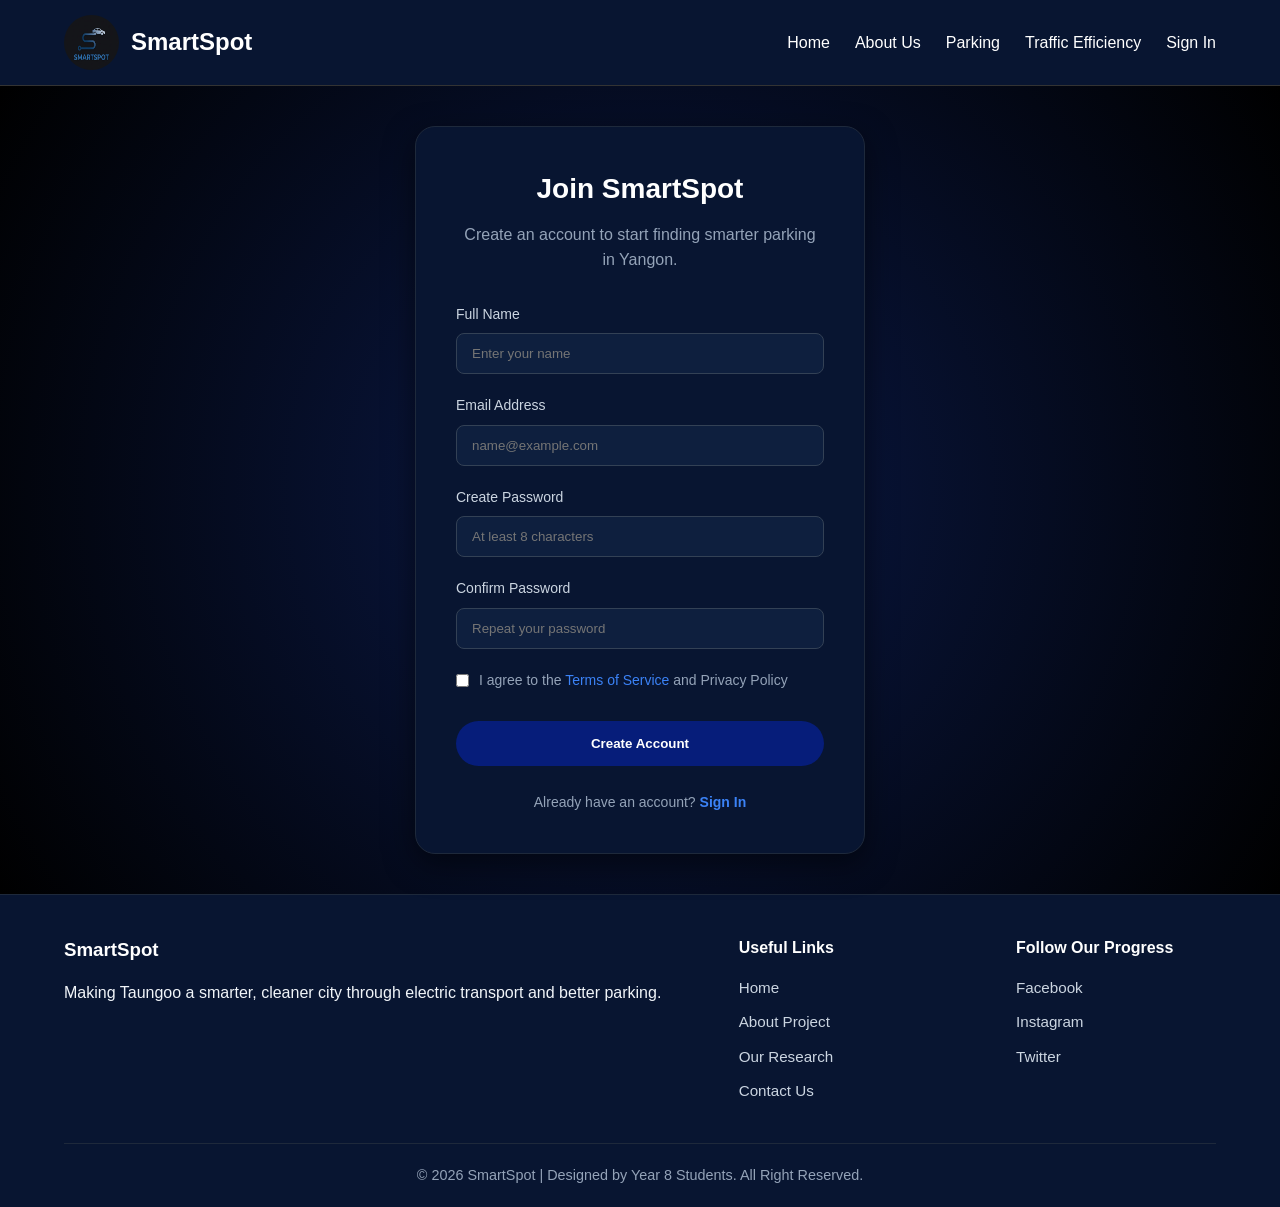
<file: pages/signup.html>
<!doctype html>
<html lang="en">
  <head>
    <meta charset="UTF-8" />
    <meta name="viewport" content="width=device-width, initial-scale=1.0" />
    <title>Smartspot | The Smarter Way to Find Your Space</title>
    <link rel="stylesheet" href="style.css" />
    <link
      class="icon"
      rel="icon"
      type="image/x-icon"
      href="../images/favicon.png"
    />
  </head>
  <body>
    <!-- Navbar Starts -->
    <nav class="top-bar">
      <a class="logo-box" href="/index.html">
        <img src="../images/carlogo.png" alt="SmartSpot Logo" />
        <h3>SmartSpot</h3>
      </a>

      <div class="menu">
        <a href="/index.html">Home</a>
        <a href="/pages/aboutus.html">About Us</a>
        <a href="/pages/parking.html">Parking</a>
        <a href="/pages/trafficeffiency.html">Traffic Efficiency</a>
        <a href="/pages/signin.html">Sign In</a>
      </div>
    </nav>
    <!-- Navbar Ends  -->

    <!-- Main content starts here -->
    <main class="auth-container">
      <div class="auth-card">
        <div class="auth-header">
          <h2>Join SmartSpot</h2>
          <p>Create an account to start finding smarter parking in Yangon.</p>
        </div>

        <form class="auth-form">
          <div class="input-group">
            <label for="fullname">Full Name</label>
            <input
              type="text"
              id="fullname"
              placeholder="Enter your name"
              required
            />
          </div>

          <div class="input-group">
            <label for="email">Email Address</label>
            <input
              type="email"
              id="email"
              placeholder="name@example.com"
              required
            />
          </div>

          <div class="input-group">
            <label for="password">Create Password</label>
            <input
              type="password"
              id="password"
              placeholder="At least 8 characters"
              required
            />
          </div>

          <div class="input-group">
            <label for="confirm-password">Confirm Password</label>
            <input
              type="password"
              id="confirm-password"
              placeholder="Repeat your password"
              required
            />
          </div>

          <div class="auth-options">
            <label style="display: flex; align-items: flex-start; gap: 10px">
              <input type="checkbox" required style="margin-top: 5px" />
              <span
                >I agree to the <a href="#">Terms of Service</a> and Privacy
                Policy</span
              >
            </label>
          </div>

          <button type="submit" class="main-btn auth-btn">
            Create Account
          </button>
        </form>

        <div class="auth-footer">
          <p>Already have an account? <a href="signin.html">Sign In</a></p>
        </div>
      </div>
    </main>

    <!-- Main content ends here -->

    <footer class="footer">
      <div class="footer-container">
        <div class="footer-about">
          <h3>SmartSpot</h3>
          <p>
            Making Taungoo a smarter, cleaner city through electric transport
            and better parking.
          </p>
        </div>

        <div class="footer-links">
          <h4>Useful Links</h4>
          <ul class="footer_ul">
            <div>
              <a href="/pages/index.html">Home</a>
              <a href="/pages/aboutus.html">About Project</a>
              <a href="/pages/our-research.html">Our Research</a>
              <a href="/pages/contact.html">Contact Us</a>
            </div>
          </ul>
        </div>

        <div class="footer-socialmedia">
          <h4>Follow Our Progress</h4>
          <div class="footer_div">
            <a href="#">Facebook</a>
            <a href="#">Instagram</a>
            <a href="#">Twitter</a>
          </div>
        </div>
      </div>
      <div class="footer-bottom">
        <p>
          &copy; 2026 SmartSpot | Designed by Year 8 Students. All Right
          Reserved.
        </p>
      </div>
    </footer>
  </body>
</html>
</file>
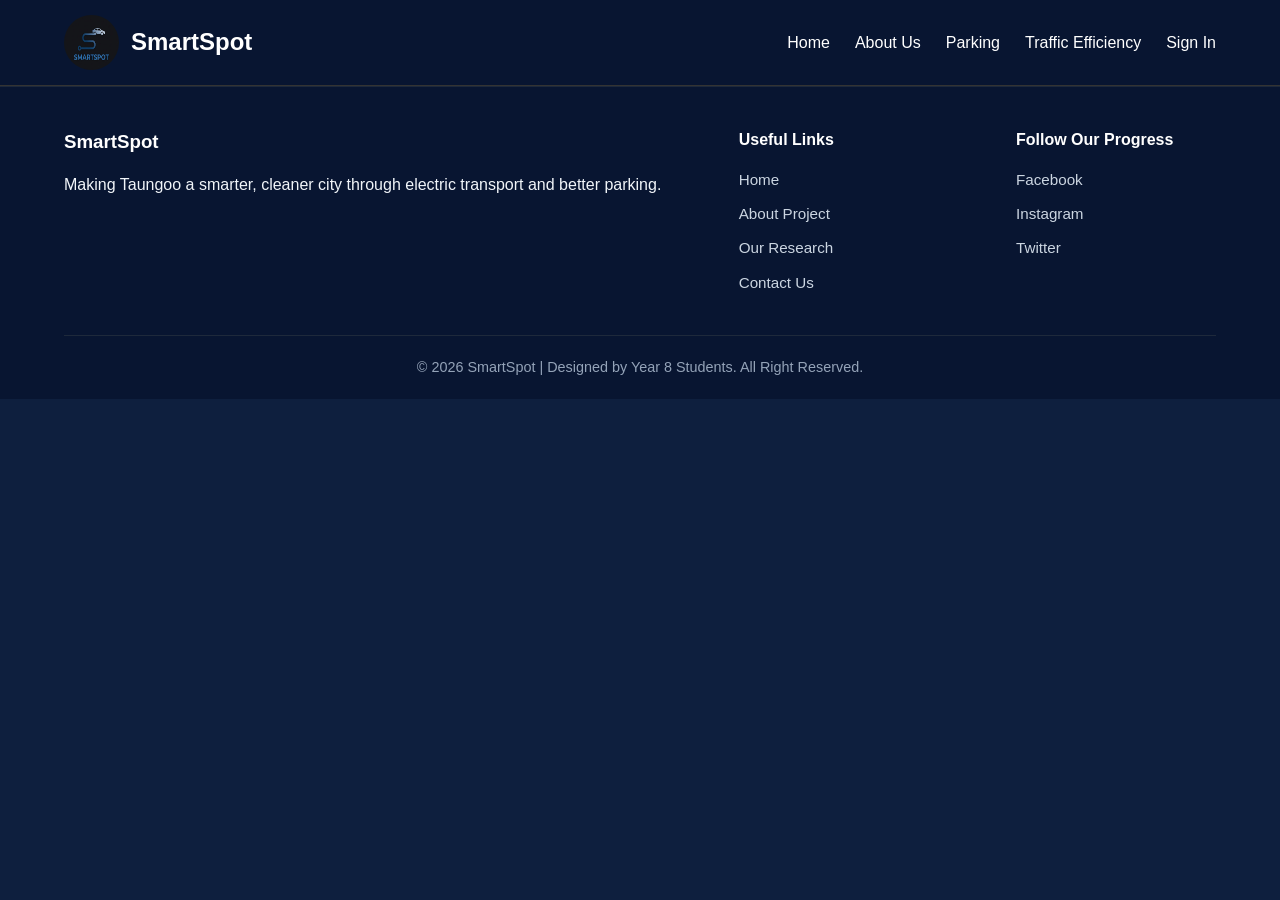
<file: pages/template.html>
<!doctype html>
<html lang="en">
  <head>
    <meta charset="UTF-8" />
    <meta name="viewport" content="width=device-width, initial-scale=1.0" />
    <title>Smartspot | The Smarter Way to Find Your Space</title>
    <link rel="stylesheet" href="style.css" />
    <link
      class="icon"
      rel="icon"
      type="image/x-icon"
      href="../images/favicon.png"
    />
  </head>
  <body>
    <!-- Navbar Starts -->
    <nav class="top-bar">
      <a class="logo-box" href="/index.html">
        <img src="../images/carlogo.png" alt="SmartSpot Logo" />
        <h3>SmartSpot</h3>
      </a>

      <div class="menu">
        <a href="/index.html">Home</a>
        <a href="/pages/aboutus.html">About Us</a>
        <a href="/pages/parking.html">Parking</a>
        <a href="/pages/trafficeffiency.html">Traffic Efficiency</a>
        <a href="/pages/signin.html">Sign In</a>
      </div>
    </nav>
    <!-- Navbar Ends  -->

    <!-- Main content starts here -->

    <!-- Main content ends here -->

    <footer class="footer">
      <div class="footer-container">
        <div class="footer-about">
          <h3>SmartSpot</h3>
          <p>
            Making Taungoo a smarter, cleaner city through electric transport
            and better parking.
          </p>
        </div>

        <div class="footer-links">
          <h4>Useful Links</h4>
          <ul class="footer_ul">
            <div>
              <a href="/pages/index.html">Home</a>
              <a href="/pages/aboutus.html">About Project</a>
              <a href="/pages/our-research.html">Our Research</a>
              <a href="/pages/contact.html">Contact Us</a>
            </div>
          </ul>
        </div>

        <div class="footer-socialmedia">
          <h4>Follow Our Progress</h4>
          <div class="footer_div">
            <a href="#">Facebook</a>
            <a href="#">Instagram</a>
            <a href="#">Twitter</a>
          </div>
        </div>
      </div>
      <div class="footer-bottom">
        <p>
          &copy; 2026 SmartSpot | Designed by Year 8 Students. All Right
          Reserved.
        </p>
      </div>
    </footer>
  </body>
</html>
</file>
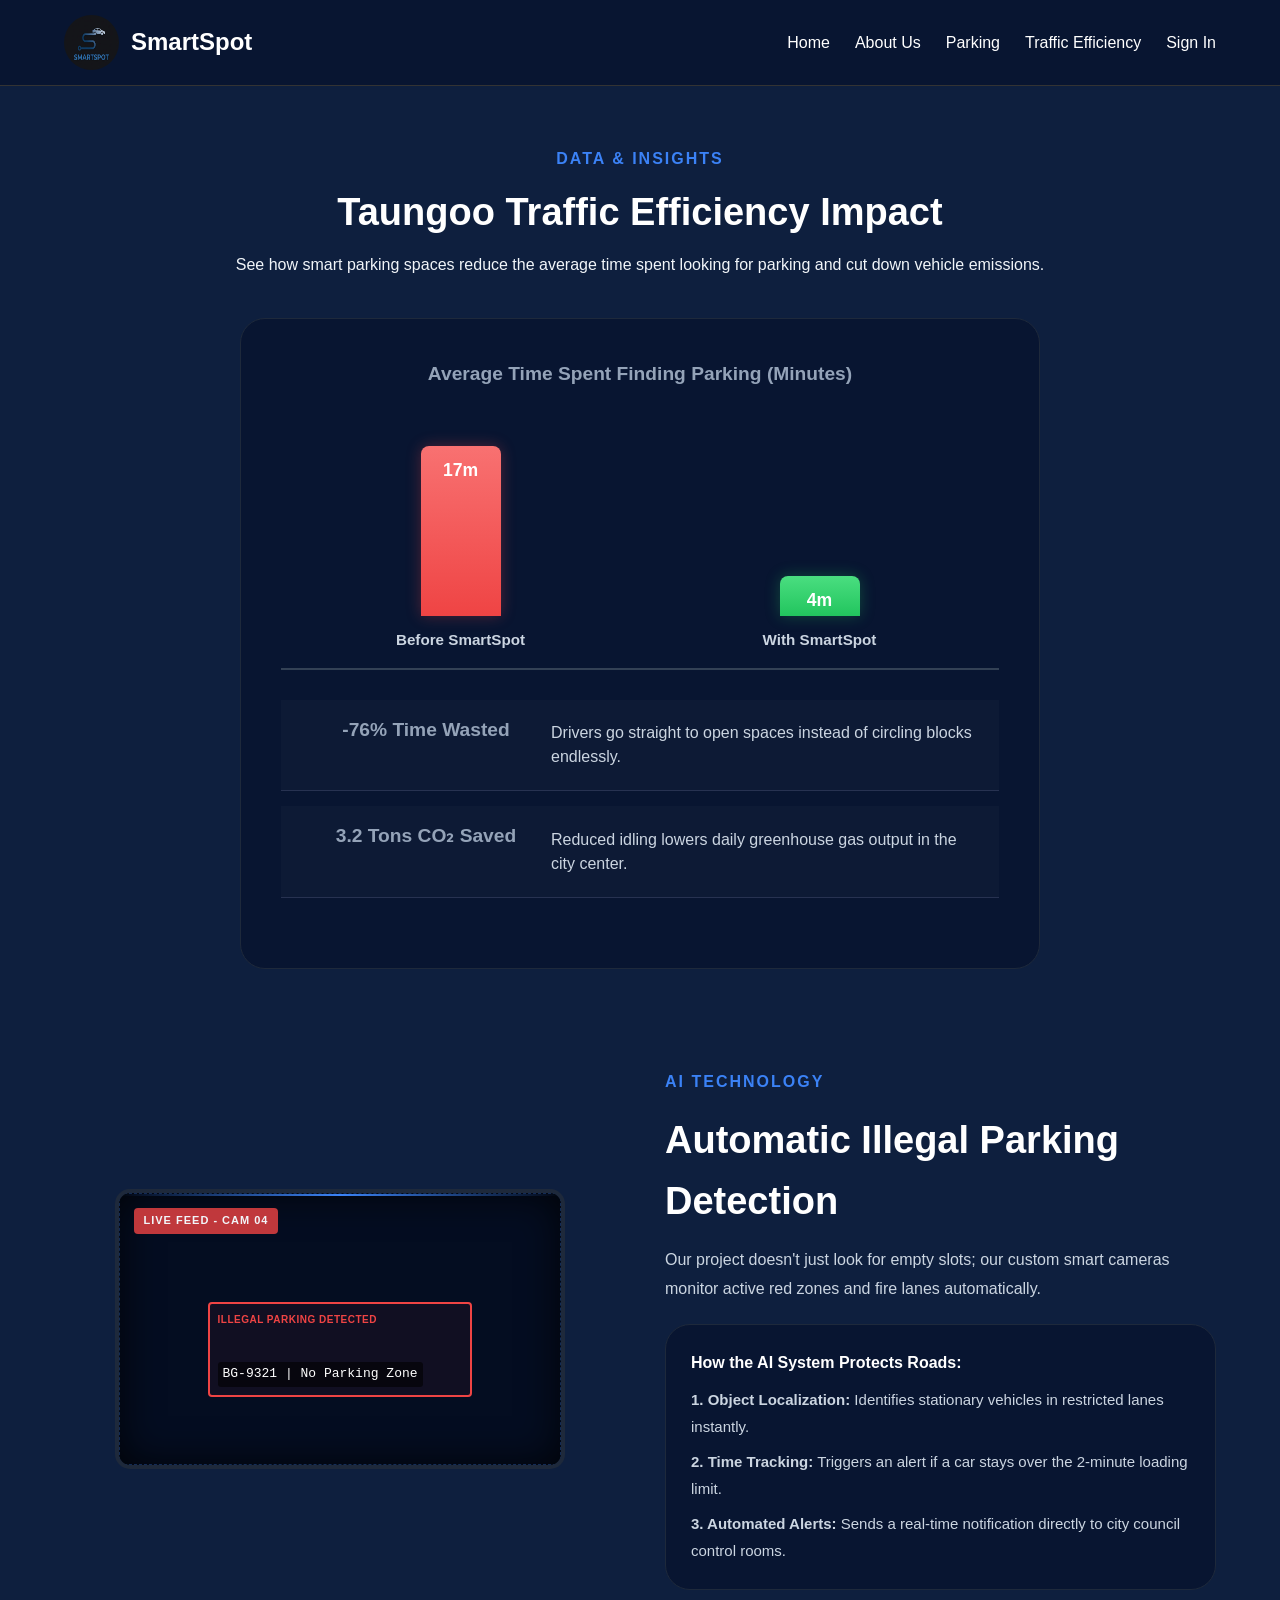
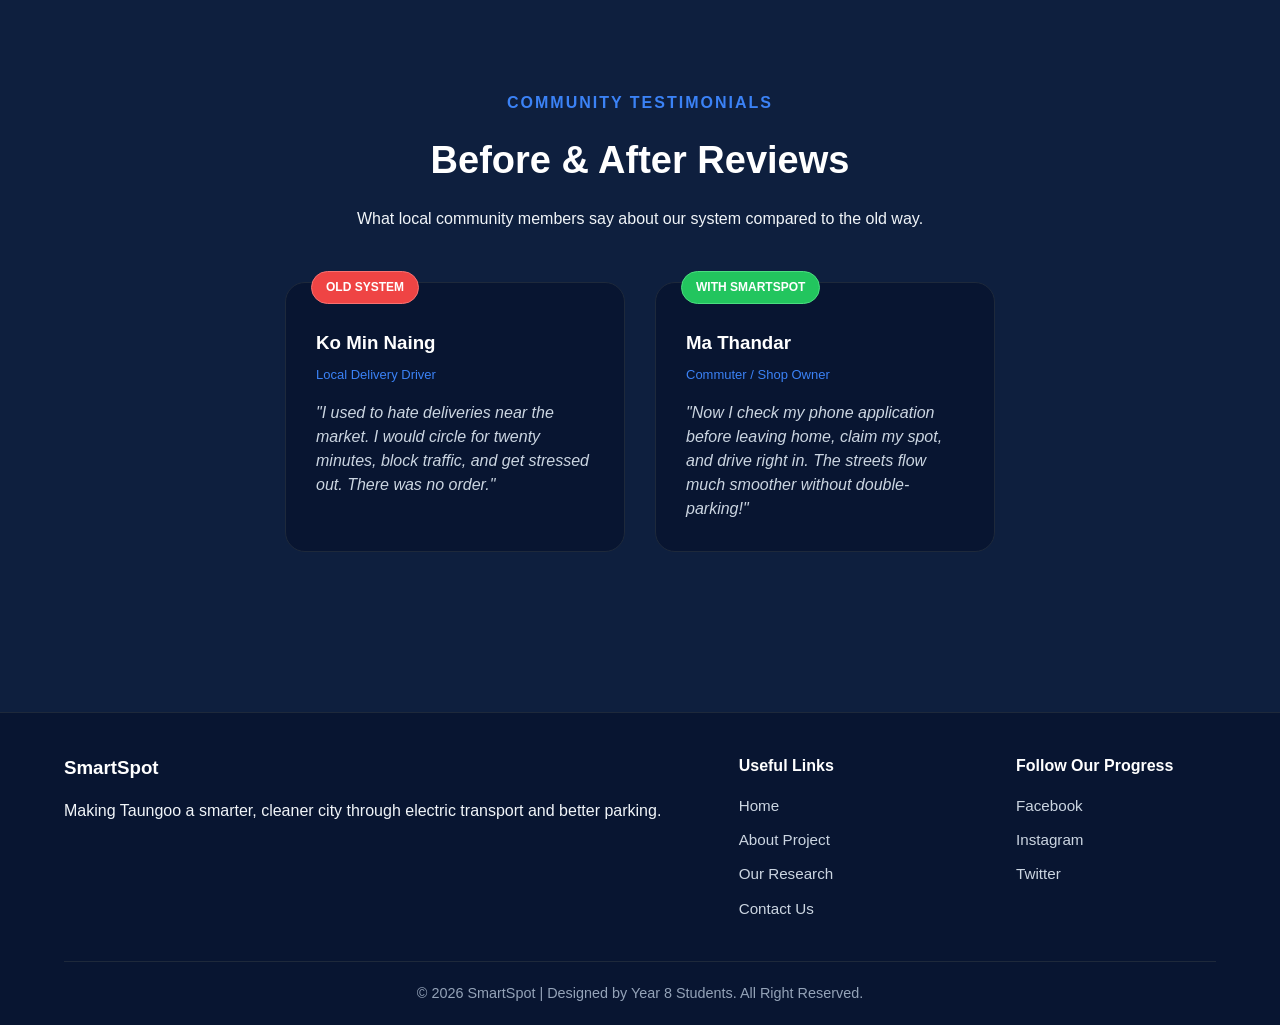
<file: pages/trafficeffiency.html>
<!doctype html>
<html lang="en">
  <head>
    <meta charset="UTF-8" />
    <meta name="viewport" content="width=device-width, initial-scale=1.0" />
    <title>Smartspot | Traffic Efficiency & AI Detection</title>
    <link rel="stylesheet" href="style.css" />
    <link
      class="icon"
      rel="icon"
      type="image/x-icon"
      href="../images/favicon.png"
    />
  </head>
  <body>
    <!-- Navbar Starts -->
    <nav class="top-bar">
      <a class="logo-box" href="/index.html">
        <img src="../images/carlogo.png" alt="SmartSpot Logo" />
        <h3>SmartSpot</h3>
      </a>

      <div class="menu">
        <a href="/index.html">Home</a>
        <a href="/pages/aboutus.html">About Us</a>
        <a href="/pages/parking.html">Parking</a>
        <a href="/pages/trafficeffiency.html">Traffic Efficiency</a>
        <a href="/pages/signin.html">Sign In</a>
      </div>
    </nav>
    <!-- Navbar Ends  -->

    <!-- Main content starts here -->
    <main class="content-area">
      <!-- SECTION 1: Traffic Efficiency Data (Pure CSS Bar Chart) -->
      <section class="efficiency-section">
        <div class="section-title-box">
          <span class="section-tag">DATA & INSIGHTS</span>
          <h2>Taungoo Traffic Efficiency Impact</h2>
          <p>
            See how smart parking spaces reduce the average time spent looking
            for parking and cut down vehicle emissions.
          </p>
        </div>

        <div class="chart-container">
          <h3>Average Time Spent Finding Parking (Minutes)</h3>

          <div class="bar-chart">
            <!-- Column 1 -->
            <div class="chart-column">
              <div class="bar-wrapper">
                <div class="bar before-bar" style="height: 85%">
                  <span class="bar-value">17m</span>
                </div>
              </div>
              <span class="bar-label">Before SmartSpot</span>
            </div>

            <!-- Column 2 -->
            <div class="chart-column">
              <div class="bar-wrapper">
                <div class="bar after-bar" style="height: 20%">
                  <span class="bar-value">4m</span>
                </div>
              </div>
              <span class="bar-label">With SmartSpot</span>
            </div>
          </div>

          <!-- Extra Key Metrics Flex Layout using your existing benefits-split-container logic style -->
          <div class="benefits-split-container">
            <div class="benefit-row">
              <div class="benefit-label"><h3>-76% Time Wasted</h3></div>
              <div class="benefit-text">
                <p>
                  Drivers go straight to open spaces instead of circling blocks
                  endlessly.
                </p>
              </div>
            </div>
            <div class="benefit-row">
              <div class="benefit-label"><h3>3.2 Tons CO₂ Saved</h3></div>
              <div class="benefit-text">
                <p>
                  Reduced idling lowers daily greenhouse gas output in the city
                  center.
                </p>
              </div>
            </div>
          </div>
        </div>
      </section>

      <!-- SECTION 2: AI Smart Camera Detection System -->
      <section class="camera-detection-section">
        <div class="about-grid">
          <!-- Left: AI Camera Simulated View -->
          <div class="camera-visual-container">
            <div class="camera-monitor">
              <div class="live-tag">LIVE FEED - CAM 04</div>
              <!-- Simulated Scanner Graphic Frame -->
              <div class="ai-scanning-box">
                <div class="scan-line"></div>
                <div class="target-car-box">
                  <span class="alert-tag">ILLEGAL PARKING DETECTED</span>
                  <span class="plate-text">BG-9321 | No Parking Zone</span>
                </div>
              </div>
            </div>
          </div>

          <!-- Right: How it works text content -->
          <div class="about-content">
            <span class="section-tag">AI TECHNOLOGY</span>
            <h2>Automatic Illegal Parking Detection</h2>
            <p>
              Our project doesn't just look for empty slots; our custom smart
              cameras monitor active red zones and fire lanes automatically.
            </p>

            <div class="who-box" style="padding: 25px; margin-top: 20px">
              <h4 style="color: white; margin-bottom: 10px">
                How the AI System Protects Roads:
              </h4>
              <p style="font-size: 15px; margin-bottom: 8px">
                <strong>1. Object Localization:</strong> Identifies stationary
                vehicles in restricted lanes instantly.
              </p>
              <p style="font-size: 15px; margin-bottom: 8px">
                <strong>2. Time Tracking:</strong> Triggers an alert if a car
                stays over the 2-minute loading limit.
              </p>
              <p style="font-size: 15px; margin-bottom: 0">
                <strong>3. Automated Alerts:</strong> Sends a real-time
                notification directly to city council control rooms.
              </p>
            </div>
          </div>
        </div>
      </section>

      <!-- SECTION 3: Before & After Reviews Layout -->
      <section class="reviews-section">
        <div class="team-title">
          <span class="section-tag">COMMUNITY TESTIMONIALS</span>
          <h2>Before & After Reviews</h2>
          <p>
            What local community members say about our system compared to the
            old way.
          </p>
        </div>

        <div class="team-cards">
          <!-- Card 1: Before Perspective -->
          <div class="member-card review-card critical">
            <div class="review-status-badge before-badge">OLD SYSTEM</div>
            <h3>Ko Min Naing</h3>
            <p class="user-role">Local Delivery Driver</p>
            <p class="review-quote">
              "I used to hate deliveries near the market. I would circle for
              twenty minutes, block traffic, and get stressed out. There was no
              order."
            </p>
          </div>

          <!-- Card 2: After Perspective -->
          <div class="member-card review-card success">
            <div class="review-status-badge after-badge">WITH SMARTSPOT</div>
            <h3>Ma Thandar</h3>
            <p class="user-role">Commuter / Shop Owner</p>
            <p class="review-quote">
              "Now I check my phone application before leaving home, claim my
              spot, and drive right in. The streets flow much smoother without
              double-parking!"
            </p>
          </div>
        </div>
      </section>
    </main>
    <!-- Main content ends here -->

    <footer class="footer">
      <div class="footer-container">
        <div class="footer-about">
          <h3>SmartSpot</h3>
          <p>
            Making Taungoo a smarter, cleaner city through electric transport
            and better parking.
          </p>
        </div>

        <div class="footer-links">
          <h4>Useful Links</h4>
          <ul class="footer_ul">
            <div>
              <a href="/pages/index.html">Home</a>
              <a href="/pages/aboutus.html">About Project</a>
              <a href="/pages/our-research.html">Our Research</a>
              <a href="/pages/contact.html">Contact Us</a>
            </div>
          </ul>
        </div>

        <div class="footer-socialmedia">
          <h4>Follow Our Progress</h4>
          <div class="footer_div">
            <a href="#">Facebook</a>
            <a href="#">Instagram</a>
            <a href="#">Twitter</a>
          </div>
        </div>
      </div>
      <div class="footer-bottom">
        <p>
          &copy; 2026 SmartSpot | Designed by Year 8 Students. All Right
          Reserved.
        </p>
      </div>
    </footer>
  </body>
</html>
</file>
<file: pages/style.css>
/* Main General styles */
/* Homepage Styles */
* {
  margin: 0;
  padding: 0;
  box-sizing: border-box;
  font-family: sans-serif;
}

body {
  background-color: #0e1f3e;
  color: #f1f5f9;
  line-height: 1.6;
}

.icon {
  height: 50px;
  width: 50px;
}

.how-smartspot-works {
  padding: 80px 5%;
  background: #0e1f3e;
}
.works-container {
  max-width: 1200px;
  margin: 0 auto;
  text-align: center;
}
.works-container h2 {
  font-size: 38px;
  color: white;
  margin-bottom: 15px;
}
.works-intro {
  color: #cbd5e1;
  max-width: 700px;
  margin: 0 auto 50px auto;
  font-size: 16px;
}
.works-cards {
  display: grid;
  grid-template-columns: repeat(auto-fit, minmax(250px, 1fr));
  gap: 30px;
}
.works-card {
  background: #081531;
  border: 1px solid #1e293b;
  padding: 35px 25px;
  border-radius: 20px;
  text-align: left;
  transition: transform 0.3s ease;
}
.works-card:hover {
  transform: translateY(-5px);
  border-color: #3b82f6;
}
.works-card h3 {
  color: #3b82f6;
  font-size: 20px;
  margin-bottom: 15px;
}
.works-card p {
  color: #cbd5e1;
  font-size: 14px;
  line-height: 1.6;
}

/* Navbar Starts */
.top-bar {
  display: flex;
  justify-content: space-between;
  align-items: center;
  padding: 15px 5%;
  background-color: #081531;
  border-bottom: 1px solid #333;
}

/* Logo + Title */
.logo-box {
  display: flex;
  align-items: center;
  gap: 12px;
  text-decoration: none;
}

.logo-box img {
  width: 55px;
  height: 55px;
  border-radius: 50%;
}

.logo-box h3 {
  text-decoration: none;
  color: white;
  font-size: 24px;
}

/* Navigation Menu */
.menu {
  display: flex;
  align-items: center;
  gap: 25px;
}

/* Navbar Links */
.menu a {
  text-decoration: none;
  color: white;
  font-size: 16px;
  transition: 0.3s;
  position: relative;
}

/* Hover Effect */
.menu a:hover {
  color: #3b82f6;
}

/* Underline Animation */
.menu a::after {
  content: "";
  position: absolute;
  left: 0;
  bottom: -5px;
  width: 0%;
  height: 2px;
  background-color: #3b82f6;
  transition: 0.3s;
}

.menu a:hover::after {
  width: 100%;
}
/* Navbar Ends */

/* Header Starts */
.header-box {
  display: flex;
  align-items: center;
  justify-content: space-between;
  padding: 80px 5%;
  flex-wrap: wrap;
  background: radial-gradient(circle at top right, #0b1a49, #000000);
}

.header-text h1 {
  font-size: 50px;
  margin-bottom: 20px;
  color: white;
}

.main-btn {
  text-decoration: none;
  padding: 15px 35px;
  background-color: rgb(6, 29, 122);
  color: white;
  border: solid 1px #a594942f;
  border-radius: 50px;
  font-weight: bold;
  cursor: pointer;
}

.main-btn:hover {
  background-color: #273e70;
}
/* Header Ends */

.content-area {
  padding: 60px 5%;
}

/* Footer */
.footer {
  background-color: #081531;
  padding: 40px 5% 20px;
  color: #f1f5f9;
  border-top: 1px solid #1e293b;
}

/* Footer Layout */
.footer-container {
  display: flex;
  justify-content: space-between;
  flex-wrap: wrap;
  gap: 40px;
}

/* Footer Sections */
.footer-links,
.footer-socialmedia,
.footer_div {
  min-width: 200px;
}

/* Footer Titles */
.footer h3,
.footer h4 {
  margin-bottom: 15px;
  color: white;
}

/* Footer Links */
.footer a,
.footer_ul a {
  text-decoration: none;
  color: #cbd5e1;
  display: block;
  margin-bottom: 10px;
  transition: 0.3s;
  font-size: 0.95rem;
}

/* Hover Effect */
.footer a:hover,
.footer_ul a:hover {
  color: #3b82f6;
  transform: translateX(3px);
}

/* Social Icons */
.social-icons a {
  display: inline-block;
  margin-right: 15px;
  font-size: 18px;
}

/* Footer Bottom */
.footer-bottom {
  text-align: center;
  margin-top: 30px;
  padding-top: 20px;
  border-top: 1px solid #1e293b;
  font-size: 0.9rem;
  color: #94a3b8;
}
.about-box {
  width: 50%;
  max-width: 1500px;
  margin: 50px auto;

  background: #03123a;
  border-radius: 40px;
  padding: 50px 70px;

  color: white;
  box-shadow: 0 10px 30px rgba(0, 0, 0, 0.25);
}

.about-box h1 {
  font-size: 60px;
  font-weight: 800;
  margin-bottom: 35px;
  text-align: center;
}

.about-box p {
  font-size: 20px;
  line-height: 1.6;
  color: #c8cfde;
  margin-bottom: 25px;
  max-width: 1350px;
}

/* Smart Parking Section */
/* 1. Hide the tracking checkbox visually from view */
.slot-toggle-check {
  display: none !important;
}

/* 2. Hide the slots layout element completely by default */
.slot-toggle-check ~ .slots-grid {
  display: none !important;
}

/* 3. When checked, restore display framework to your native 'grid' template */
.slot-toggle-check:checked ~ .slots-grid {
  display: grid !important;
  margin-top: 20px;
}

/* 4. Formatting label target to simulate a modern UI button clicker */
.toggle-slots-btn {
  display: inline-block;
  margin-top: 15px;
  padding: 10px 20px;
  font-size: 14px;
  font-weight: 600;
  color: #ffffff;
  background-color: #3b82f6; /* Custom layout theme accent color */
  border-radius: 8px;
  cursor: pointer;
  text-align: center;
  user-select: none;
  transition:
    background-color 0.2s ease,
    transform 0.1s ease;
}

.toggle-slots-btn:hover {
  background-color: #2563eb;
}

.toggle-slots-btn:active {
  transform: scale(0.97);
}

/* Dynamic State Change: Change look when active */
.slot-toggle-check:checked + .toggle-slots-btn {
  background-color: #1e293b;
  border: 1px solid #3b82f6;
}

/* Aboutus Page  Styles */
/* About Hero */
.about-hero {
  height: 60vh;
  background:
    linear-gradient(rgba(0, 0, 0, 0.7), rgba(0, 0, 0, 0.7)),
    url("../images/about-bg.jpg");
  background-size: cover;
  background-position: center;
  display: flex;
  align-items: center;
  justify-content: center;
  text-align: center;
  padding: 20px;
}

.about-overlay h1 {
  font-size: 60px;
  margin-bottom: 20px;
  color: white;
}

.about-overlay p {
  max-width: 700px;
  color: #cbd5e1;
  font-size: 18px;
}

/* Main Layout */
.about-container {
  padding: 80px 8%;
}

.about-grid {
  display: grid;
  grid-template-columns: repeat(auto-fit, minmax(300px, 1fr));
  gap: 50px;
  align-items: center;
  margin-bottom: 100px;
}

.reverse {
  direction: rtl;
}

.reverse .about-content {
  direction: ltr;
}

.about-image img,
.about-image2 img {
  width: 60%;
  height: 50%;
  border-radius: 20px;
  border: 1px solid #1e293b;
}

.about-content h2,
.who-box h2,
.team-title h2,
.idea-section h2 {
  font-size: 38px;
  margin: 15px 0;
  color: white;
}

.about-content p,
.who-box p,
.idea-section p {
  color: #cbd5e1;
  line-height: 1.8;
  margin-bottom: 15px;
}

.section-tag {
  color: #3b82f6;
  font-weight: bold;
  letter-spacing: 2px;
}

/* Who We Are */
.who-we-are {
  margin-bottom: 100px;
}

.who-box {
  background: #081531;
  border: 1px solid #1e293b;
  padding: 50px;
  border-radius: 25px;
}

/* Team Section */
.team-section {
  margin-bottom: 100px;
}

.team-title {
  text-align: center;
  margin-bottom: 50px;
}

.team-cards {
  display: flex;
  justify-content: center;
  gap: 30px;
  flex-wrap: wrap;
}

.member-card {
  background: #081531;
  border: 1px solid #1e293b;
  border-radius: 20px;
  padding: 30px;
  text-align: center;
  width: 280px;
  transition: 0.3s;
}

.member-card:hover {
  transform: translateY(-10px);
}

.member-card img {
  width: 120px;
  height: 120px;
  object-fit: cover;
  border-radius: 50%;
  margin-bottom: 20px;
  border: 3px solid #3b82f6;
}

.member-card h3 {
  color: white;
  margin-bottom: 8px;
}

.member-card p {
  color: #94a3b8;
}

/* Idea Section */
.idea-section {
  background: linear-gradient(135deg, #081531, #0b1a49);
  padding: 60px;
  border-radius: 25px;
  border: 1px solid #1e293b;
}

/* Responsive */
@media (max-width: 768px) {
  .about-overlay h1 {
    font-size: 42px;
  }

  .about-content h2,
  .who-box h2,
  .team-title h2,
  .idea-section h2 {
    font-size: 30px;
  }

  .idea-section,
  .who-box {
    padding: 30px;
  }
}

/* Parking page styles */

/* Container for all locations */
.parking-container {
  display: flex;
  flex-direction: column;
  gap: 40px;
  margin-top: 20px;
}

/* Individual Location Block */
.parking-location {
  background: #081531;
  border: 1px solid #1e293b;
  border-radius: 20px;
  padding: 25px;
  display: flex;
  justify-content: space-between;
  align-items: center;
  flex-wrap: wrap;
  gap: 20px;
}

.location-info h3 {
  color: #3b82f6;
  font-size: 22px;
  margin-bottom: 5px;
}

/* The Grid of Slots */
.slots-grid {
  display: grid;
  grid-template-columns: repeat(5, 1fr); /* 5 columns */
  gap: 10px;
  background: #0e1f3e;
  padding: 15px;
  border-radius: 12px;
  border: 2px solid #333;
}

/* Individual Slot Styling */
.slot {
  width: 60px;
  height: 80px;
  display: flex;
  align-items: center;
  justify-content: center;
  border-radius: 5px;
  font-weight: bold;
  font-size: 14px;
  border: 2px dashed #444; /* Looks like a road marking */
  transition: 0.3s;
}

/* Taken vs Available Styles */
.slot.available {
  background-color: rgba(34, 197, 94, 0.2);
  color: #22c55e;
  border: 2px solid #22c55e;
  cursor: pointer;
}

.slot.available:hover {
  background-color: #22c55e;
  color: white;
}

.slot.taken {
  background-color: rgba(239, 68, 68, 0.2);
  color: #ef4444;
  border: 2px solid #ef4444;
  cursor: not-allowed;
  position: relative;
}

/* Responsive adjustment for small screens */
@media (max-width: 600px) {
  .slots-grid {
    grid-template-columns: repeat(2, 1fr);
  }
  .parking-location {
    flex-direction: column;
    text-align: center;
  }
}

/* Sign in page styles */

/* Auth Page Styles */
.auth-container {
  min-height: 80vh;
  display: flex;
  align-items: center;
  justify-content: center;
  padding: 40px 5%;
  background: radial-gradient(circle at center, #0b1a49, #000000);
}

.auth-card {
  background: #081531;
  border: 1px solid #1e293b;
  padding: 40px;
  border-radius: 20px;
  width: 100%;
  max-width: 450px;
  box-shadow: 0 10px 30px rgba(0, 0, 0, 0.5);
}

.auth-header {
  text-align: center;
  margin-bottom: 30px;
}

.auth-header h2 {
  font-size: 28px;
  color: white;
  margin-bottom: 10px;
}

.auth-header p {
  color: #94a3b8;
}

/* Form Styles */
.auth-form {
  display: flex;
  flex-direction: column;
  gap: 20px;
}

.input-group {
  display: flex;
  flex-direction: column;
  gap: 8px;
}

.input-group label {
  font-size: 14px;
  color: #cbd5e1;
}

.input-group input {
  padding: 12px 15px;
  background: #0e1f3e;
  border: 1px solid #334155;
  border-radius: 8px;
  color: white;
  outline: none;
  transition: 0.3s;
}

.input-group input:focus {
  border-color: #3b82f6;
}

.auth-options {
  display: flex;
  justify-content: space-between;
  align-items: center;
  font-size: 14px;
  color: #94a3b8;
}

.auth-options a {
  color: #3b82f6;
  text-decoration: none;
}

.auth-btn {
  width: 100%;
  margin-top: 10px;
  border: none;
}

.auth-footer {
  margin-top: 25px;
  text-align: center;
  font-size: 14px;
  color: #94a3b8;
}

.auth-footer a {
  color: #3b82f6;
  text-decoration: none;
  font-weight: bold;
}

/* Traffic efficiency */
/* Layout container for the split view */
.benefits-split-container {
  max-width: 800px;
  margin: 30px auto;
  display: flex;
  flex-direction: column;
  gap: 15px; /* Adds space between each row */
}

/* Individual Row setup */
.benefit-row {
  display: grid;
  grid-template-columns: 250px 1fr; /* Left text gets 250px, right text takes the rest */
  align-items: center; /* Vertically aligns the items */
  padding: 15px 20px;
  background-color: rgba(255, 255, 255, 0.02);
  border-bottom: 1px solid rgba(146, 144, 195, 0.2); /* Clean dividing line */
}

/* Left Heading Style */
.benefit-label h3 {
  margin: 0;
  color: #ffffff;
  font-size: 1.1rem;
  font-weight: 600;
  text-align: left;
}

/* Right Sentence Style */
.benefit-text p {
  margin: 0;
  color: #cbd5e1;
  text-align: left;
  line-height: 1.5;
}

/* Mobile responsive fallback so it doesn't break on phones */
@media (max-width: 600px) {
  .benefit-row {
    grid-template-columns: 1fr;
    gap: 5px;
    padding: 10px 5px;
  }
}

/* ==========================================================================
   New Layout Additions: Chart, AI Camera, and Before/After Reviews
   ========================================================================== */

/* Section Alignment Global Layout */
.efficiency-section,
.camera-detection-section,
.reviews-section {
  margin-bottom: 100px;
}

.section-title-box {
  text-align: center;
  margin-bottom: 40px;
}

.section-title-box h2 {
  font-size: 38px;
  color: white;
  margin: 10px 0;
}

/* --- Pure CSS Chart Styling --- */
.chart-container {
  background: #081531;
  border: 1px solid #1e293b;
  border-radius: 25px;
  padding: 40px;
  max-width: 800px;
  margin: 0 auto;
}

.chart-container h3 {
  text-align: center;
  font-size: 1.2rem;
  margin-bottom: 30px;
  color: #94a3b8;
}

.bar-chart {
  display: flex;
  justify-content: space-around;
  align-items: flex-end;
  height: 250px; /* Base height for column references */
  border-bottom: 2px solid #334155;
  padding-bottom: 15px;
  margin-bottom: 30px;
}

.chart-column {
  display: flex;
  flex-direction: column;
  align-items: center;
  width: 40%;
}

.bar-wrapper {
  height: 200px; /* Constrains column growth scale */
  width: 100%;
  display: flex;
  align-items: flex-end;
  justify-content: center;
}

.bar {
  width: 80px;
  border-radius: 8px 8px 0 0;
  display: flex;
  align-items: top;
  justify-content: center;
  padding-top: 10px;
  transition: all 0.6s ease-in-out;
  position: relative;
}

.before-bar {
  background: linear-gradient(to top, #ef4444, #f87171);
  box-shadow: 0 0 15px rgba(239, 68, 68, 0.3);
}

.after-bar {
  background: linear-gradient(to top, #22c55e, #4ade80);
  box-shadow: 0 0 15px rgba(34, 197, 94, 0.3);
}

.bar-value {
  font-weight: bold;
  color: white;
  font-size: 1.1rem;
}

.bar-label {
  margin-top: 12px;
  font-size: 0.95rem;
  color: #cbd5e1;
  font-weight: 600;
}

/* --- Smart Camera CSS Mockup Layout --- */
.camera-visual-container {
  width: 100%;
  display: flex;
  justify-content: center;
}

.camera-monitor {
  width: 100%;
  max-width: 450px;
  height: 280px;
  background-color: #040d21;
  border: 4px solid #1e293b;
  border-radius: 15px;
  position: relative;
  overflow: hidden;
  box-shadow: inset 0 0 40px rgba(0, 0, 0, 0.8);
}

.live-tag {
  position: absolute;
  top: 15px;
  left: 15px;
  background: rgba(239, 68, 68, 0.8);
  padding: 4px 10px;
  font-size: 11px;
  font-weight: bold;
  border-radius: 4px;
  letter-spacing: 1px;
  animation: pulse 1.5s infinite alternate;
}

/* Matrix Line Effect Scan Simulation */
.ai-scanning-box {
  width: 100%;
  height: 100%;
  position: relative;
  border: 1px dashed rgba(59, 130, 246, 0.3);
}

.scan-line {
  width: 100%;
  height: 2px;
  background: linear-gradient(to right, transparent, #3b82f6, transparent);
  position: absolute;
  animation: scanMove 3s infinite linear;
}

.target-car-box {
  position: absolute;
  top: 40%;
  left: 20%;
  width: 60%;
  height: 35%;
  border: 2px solid #ef4444;
  background: rgba(239, 68, 68, 0.05);
  border-radius: 4px;
  padding: 8px;
  display: flex;
  flex-direction: column;
  justify-content: space-between;
}

.alert-tag {
  color: #ef4444;
  font-size: 10px;
  font-weight: bold;
  letter-spacing: 0.5px;
}

.plate-text {
  color: #ffffff;
  font-family: monospace;
  font-size: 13px;
  background: rgba(0, 0, 0, 0.6);
  padding: 2px 5px;
  border-radius: 3px;
  width: fit-content;
}

/* --- Before / After Review Enhancements --- */
.review-card {
  width: 340px !important; /* Forces a wider comment read layout */
  position: relative;
  padding-top: 45px !important;
  text-align: left !important;
}

.review-status-badge {
  position: absolute;
  top: -12px;
  left: 25px;
  padding: 6px 14px;
  font-size: 12px;
  font-weight: bold;
  border-radius: 50px;
  color: white;
}

.before-badge {
  background-color: #ef4444;
  border: 1px solid #f87171;
}

.after-badge {
  background-color: #22c55e;
  border: 1px solid #4ade80;
}

.user-role {
  font-size: 13px !important;
  color: #3b82f6 !important;
  margin-bottom: 15px;
}

.review-quote {
  font-style: italic;
  color: #cbd5e1 !important;
  line-height: 1.5;
}

/* Keyframe Animations */
@keyframes pulse {
  0% {
    opacity: 0.4;
  }
  100% {
    opacity: 1;
  }
}

@keyframes scanMove {
  0% {
    top: 0%;
  }
  50% {
    top: 100%;
  }
  100% {
    top: 0%;
  }
}
</file>
